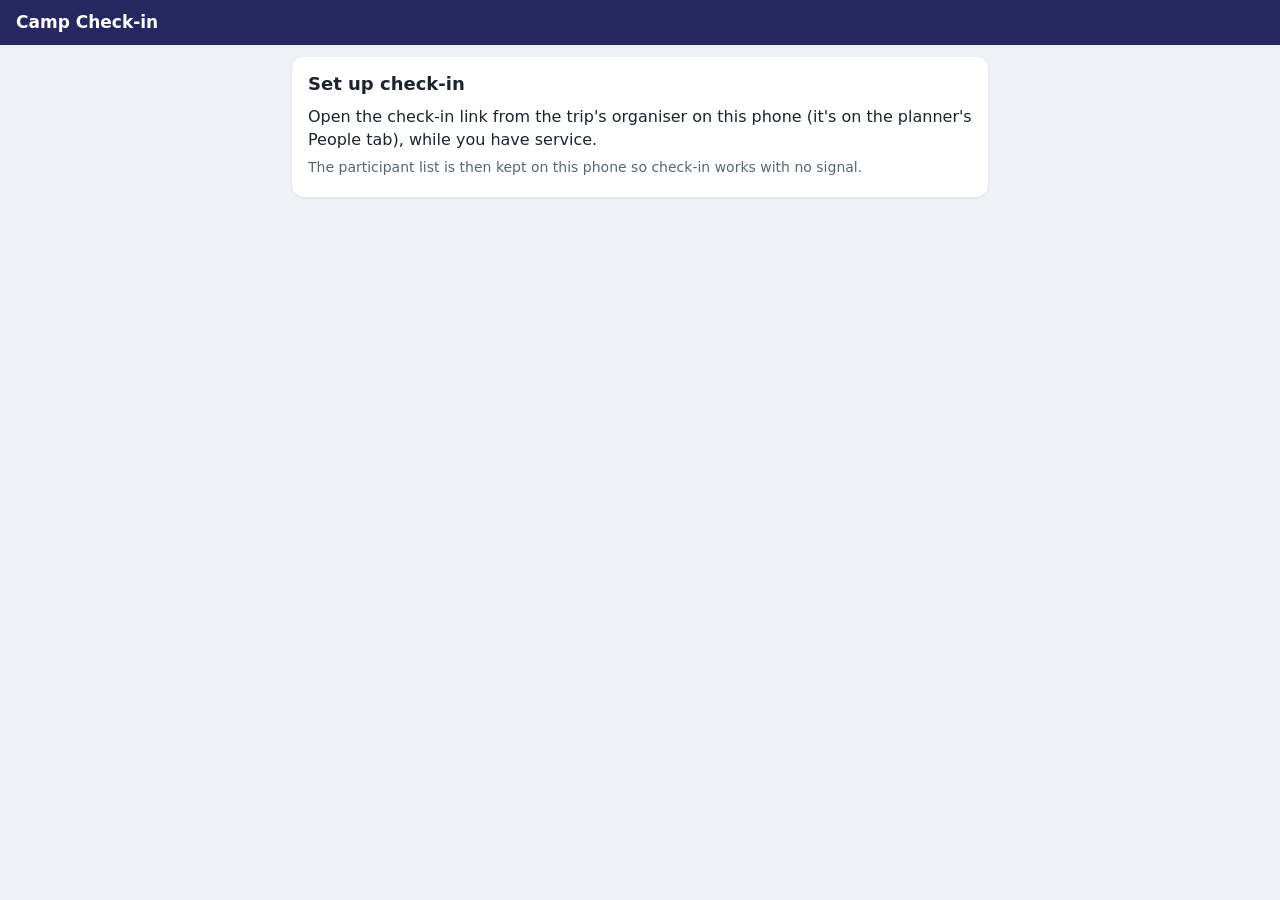
<file: campplanner/checkin.html>
<!doctype html>
<html lang="en">
<head>
  <meta charset="utf-8">
  <meta name="viewport" content="width=device-width, initial-scale=1, viewport-fit=cover">
  <title>Camp Check-in</title>
  <meta name="robots" content="noindex, nofollow">
  <meta name="referrer" content="no-referrer">
  <meta name="theme-color" content="#262661">
  <meta name="apple-mobile-web-app-capable" content="yes">
  <meta name="apple-mobile-web-app-title" content="Check-in">
  <link rel="icon" href="img/go-192.png">
  <link rel="apple-touch-icon" href="img/go-192.png">
  <link rel="stylesheet" href="css/rego.css?v=20261115w">
</head>
<body class="rg-page ck-page">
  <header class="rg-head"><b id="ckTitle">Camp Check-in</b><span id="ckNet"></span></header>
  <main id="ckMain" class="rg-main"><p class="rg-muted">Loading…</p></main>
  <div id="rgToast" class="rg-toast" hidden></div>
  <script src="lib/qrcode.js"></script>
  <script src="lib/jsQR.js"></script>
  <script src="js/regolib.js?v=20261115w"></script>
  <script src="js/checkin.js?v=20261115w"></script>
</body>
</html>
</file>
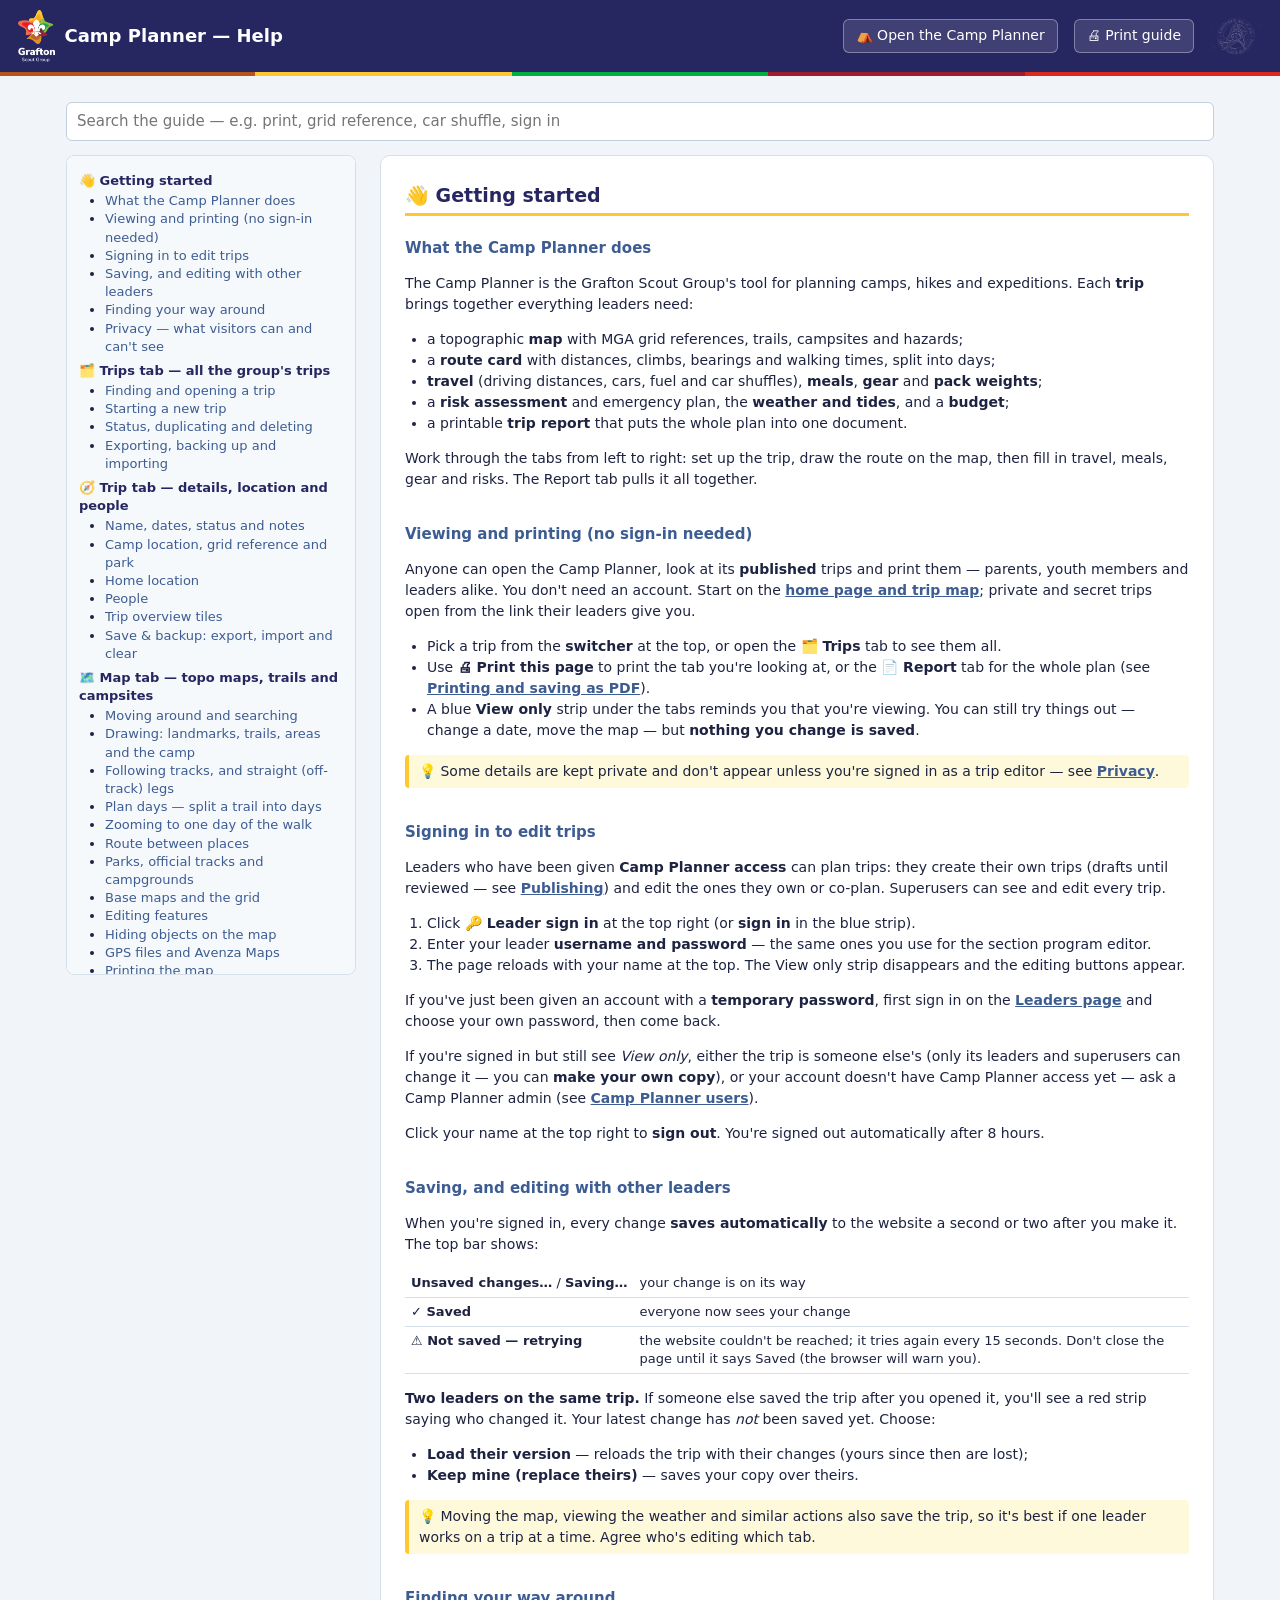
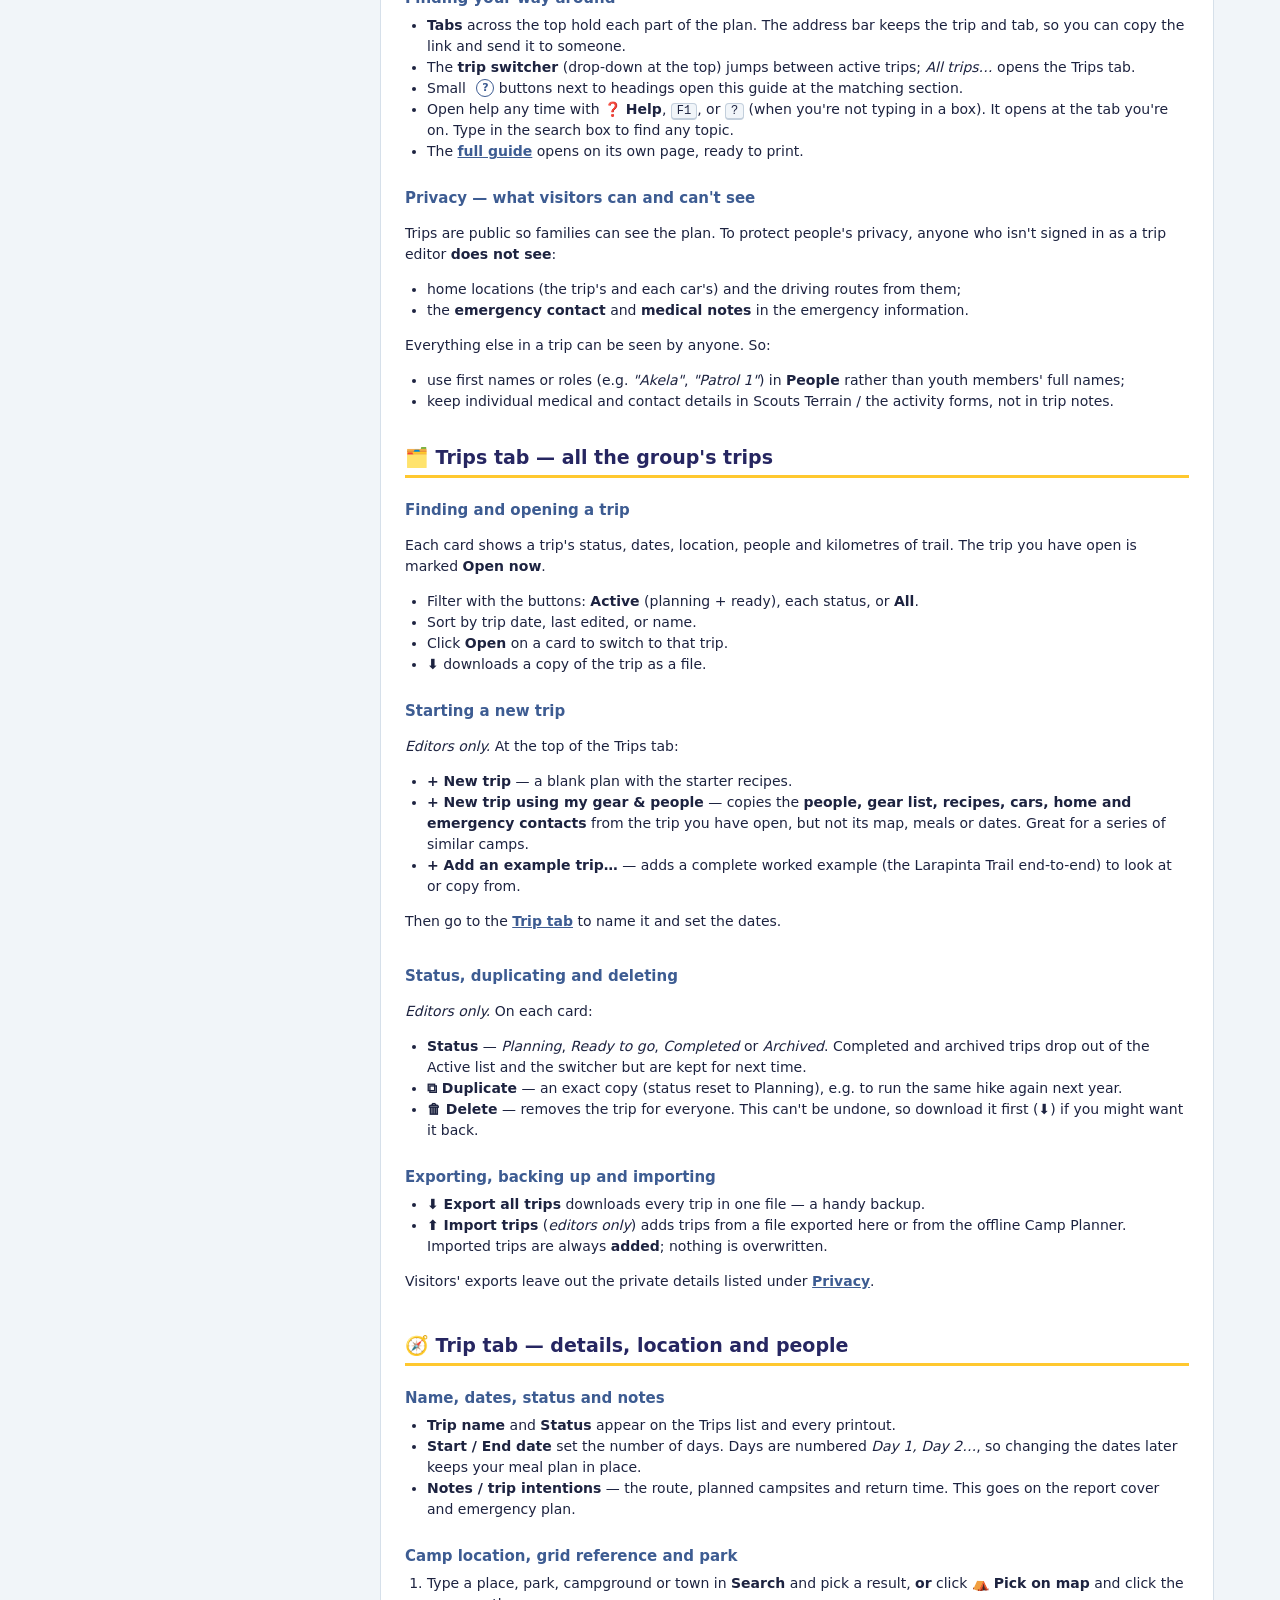
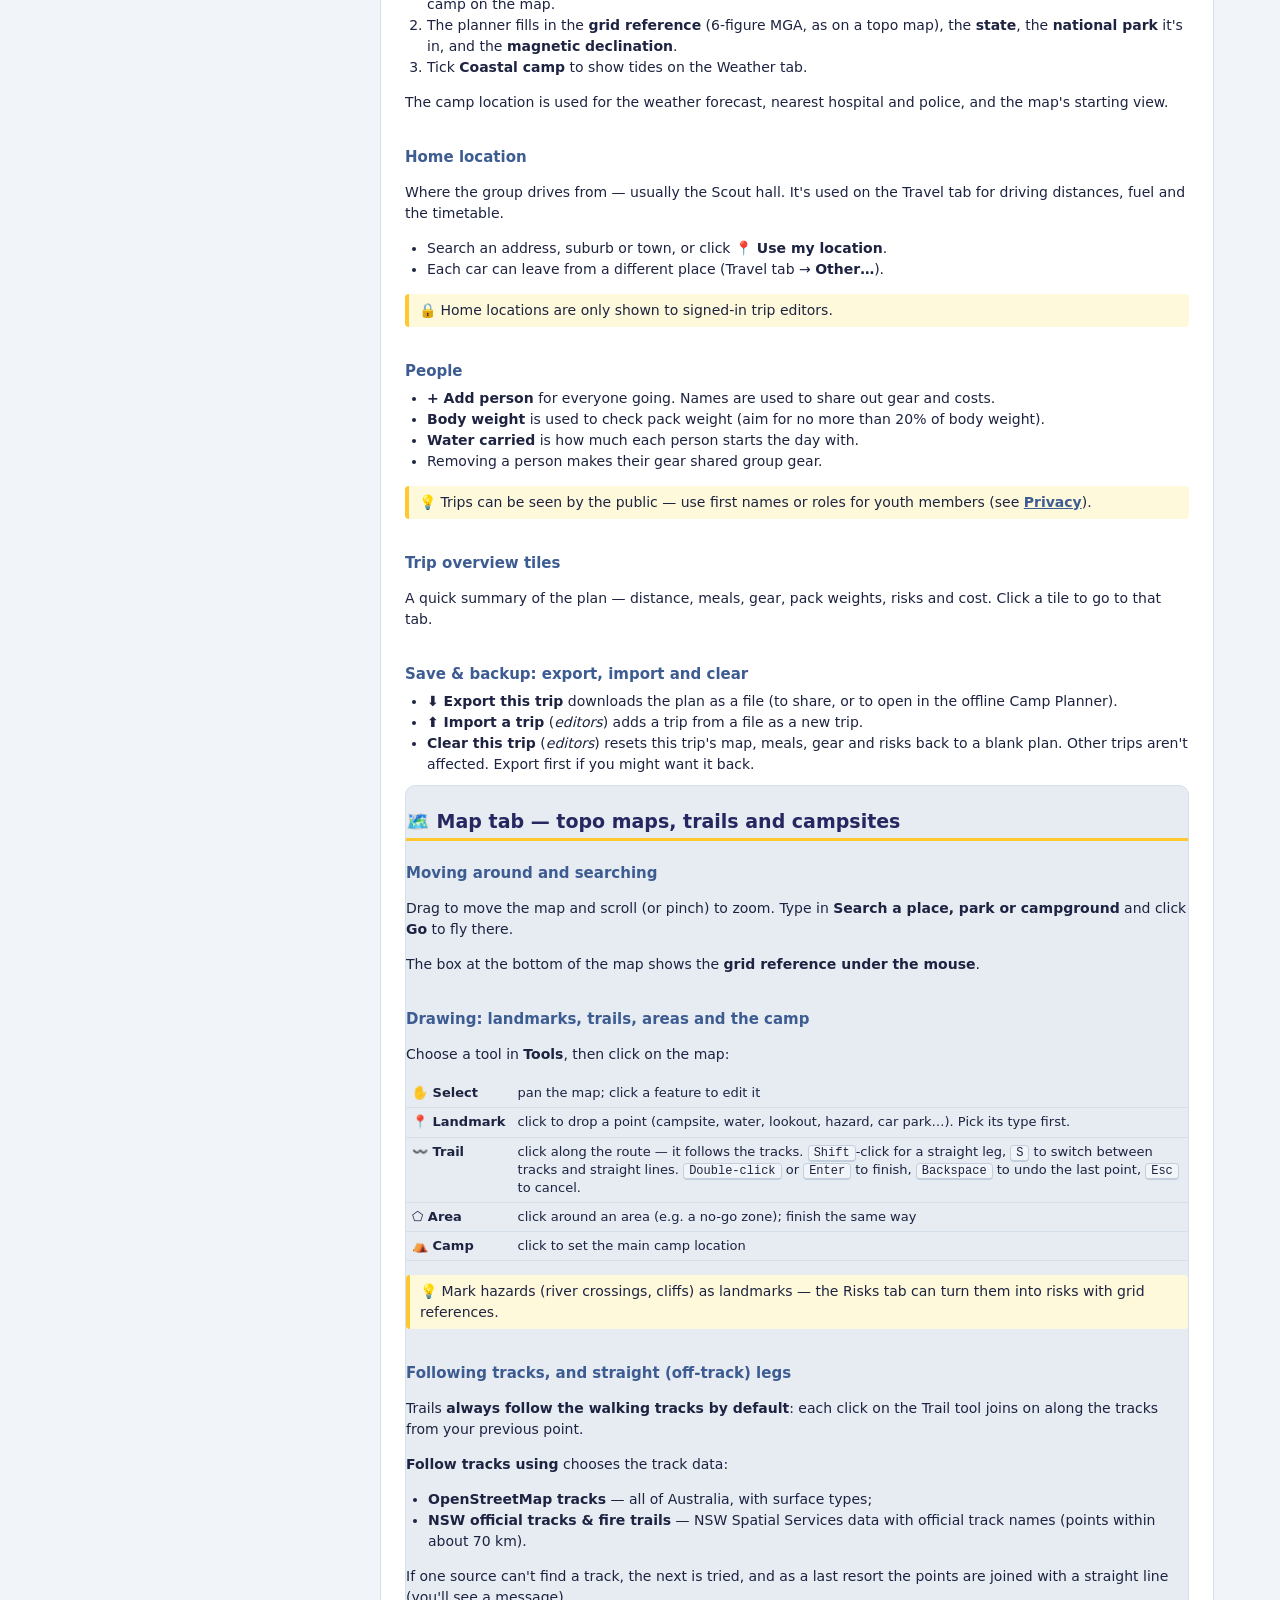
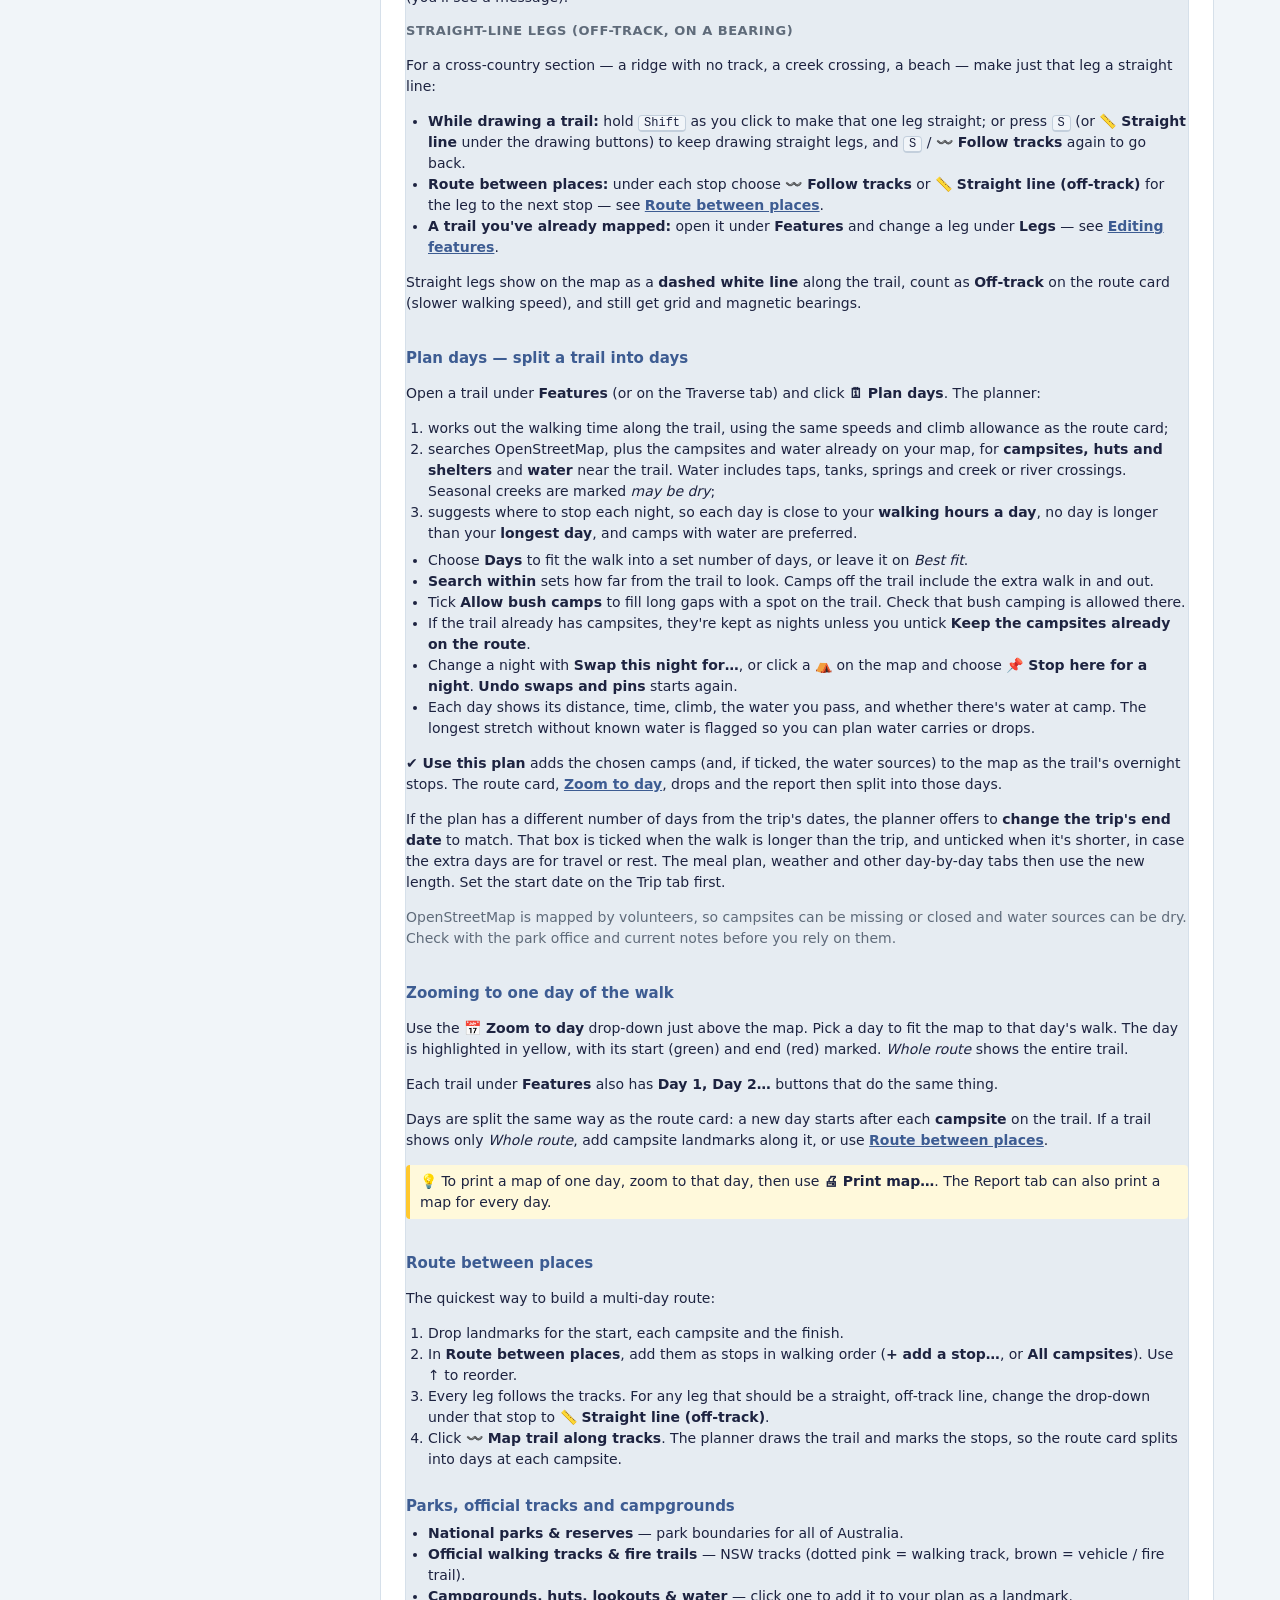
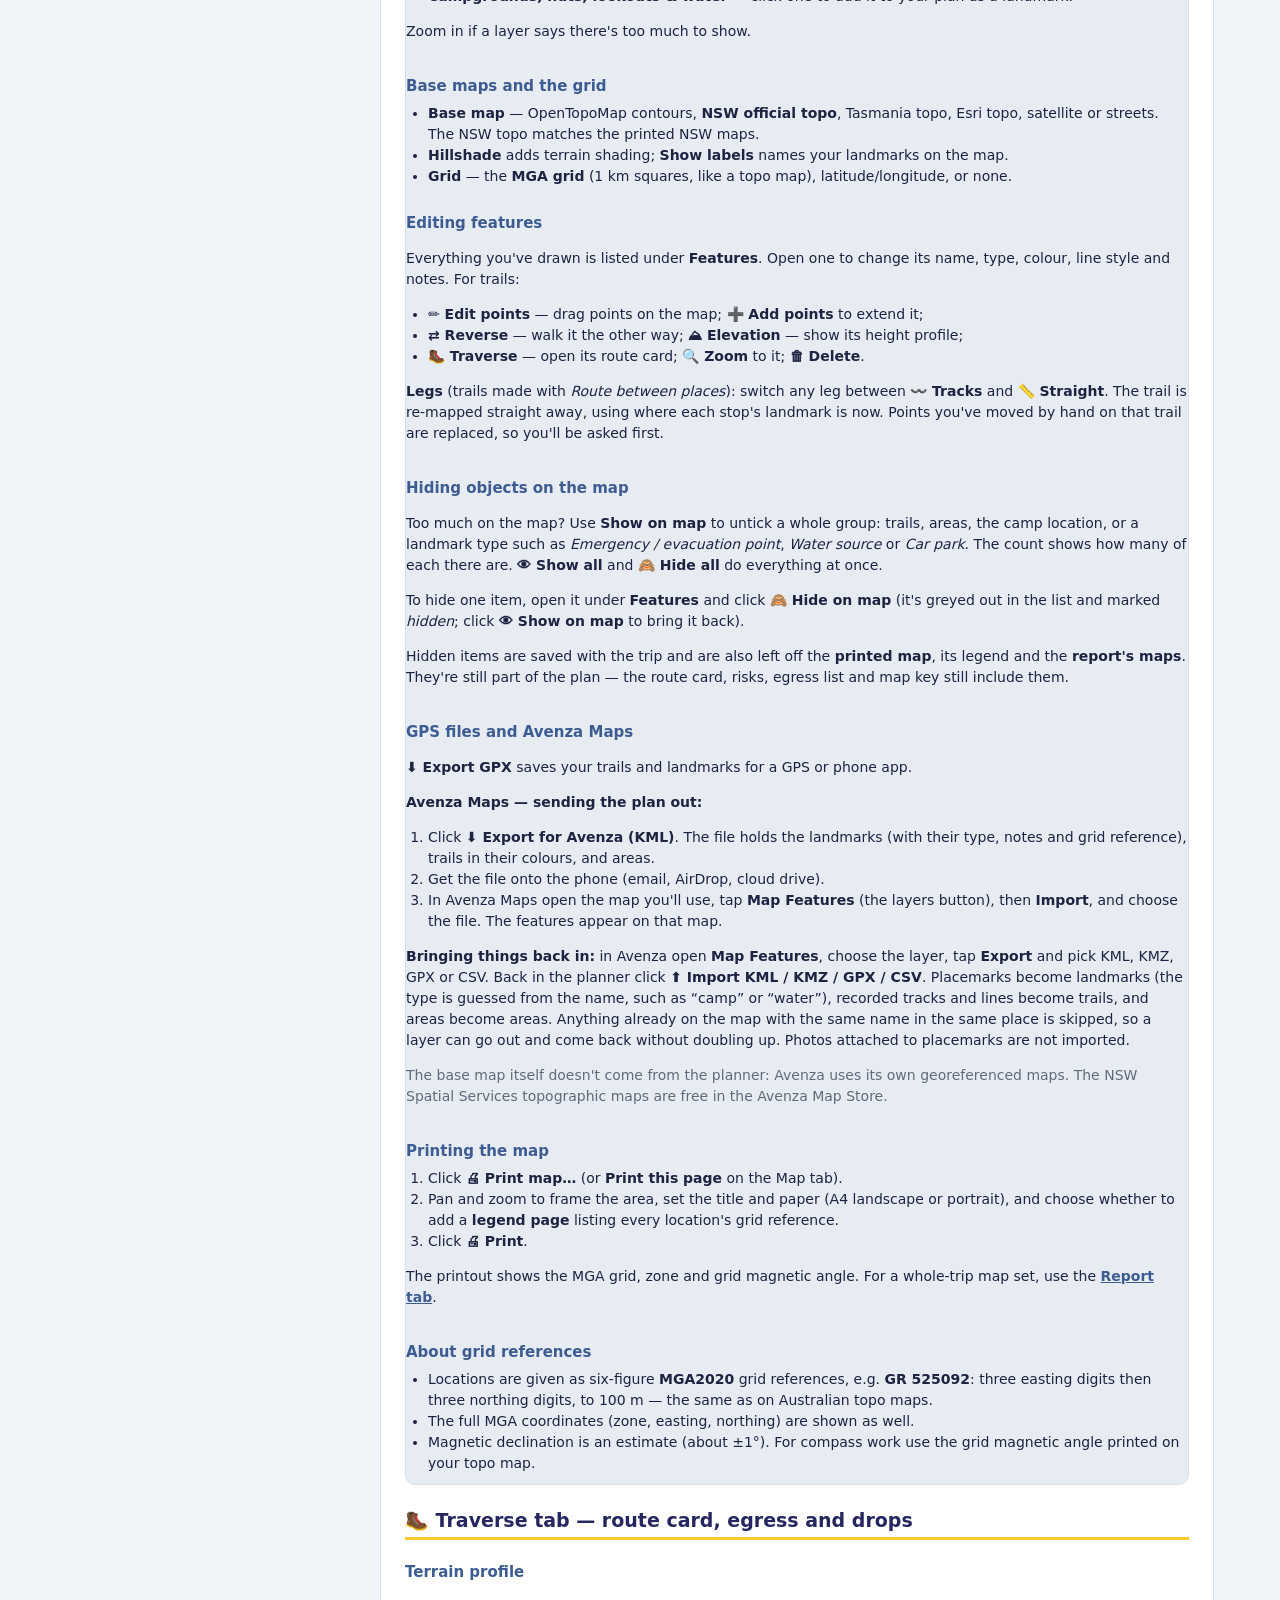
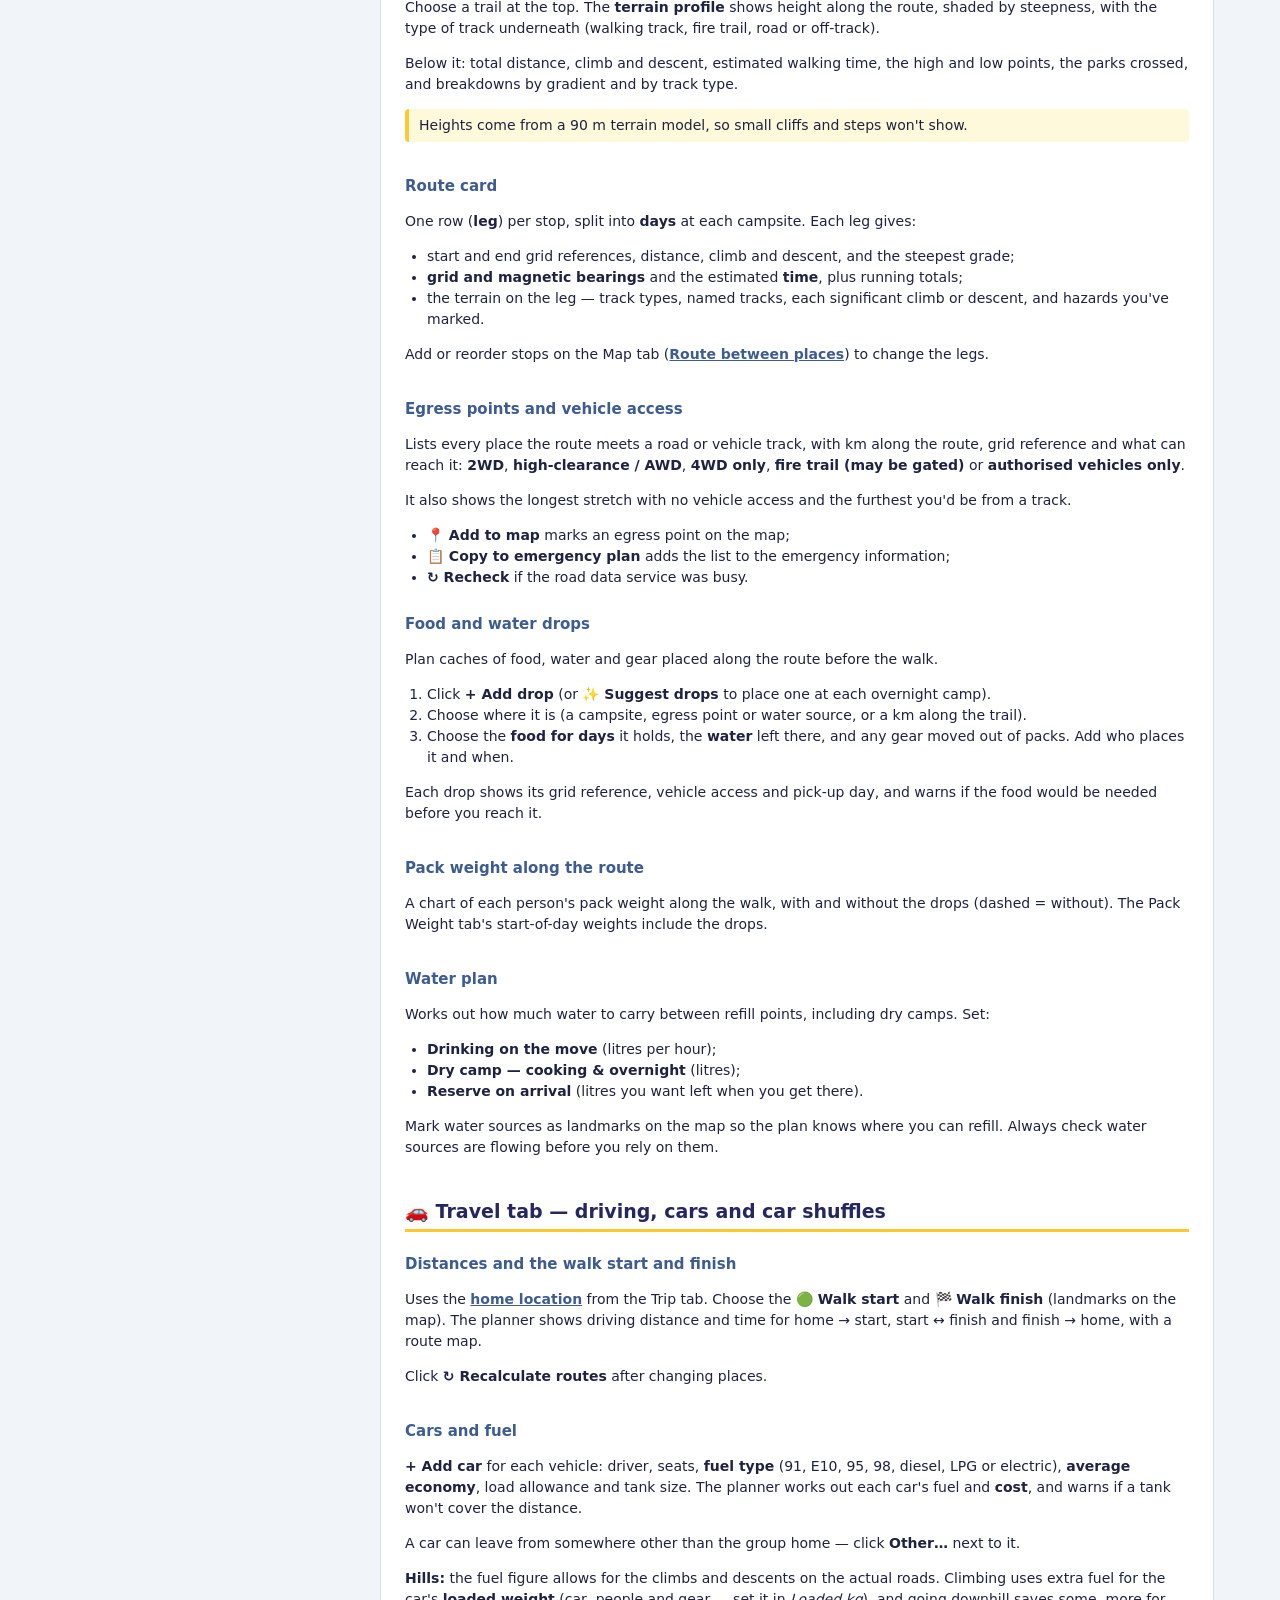
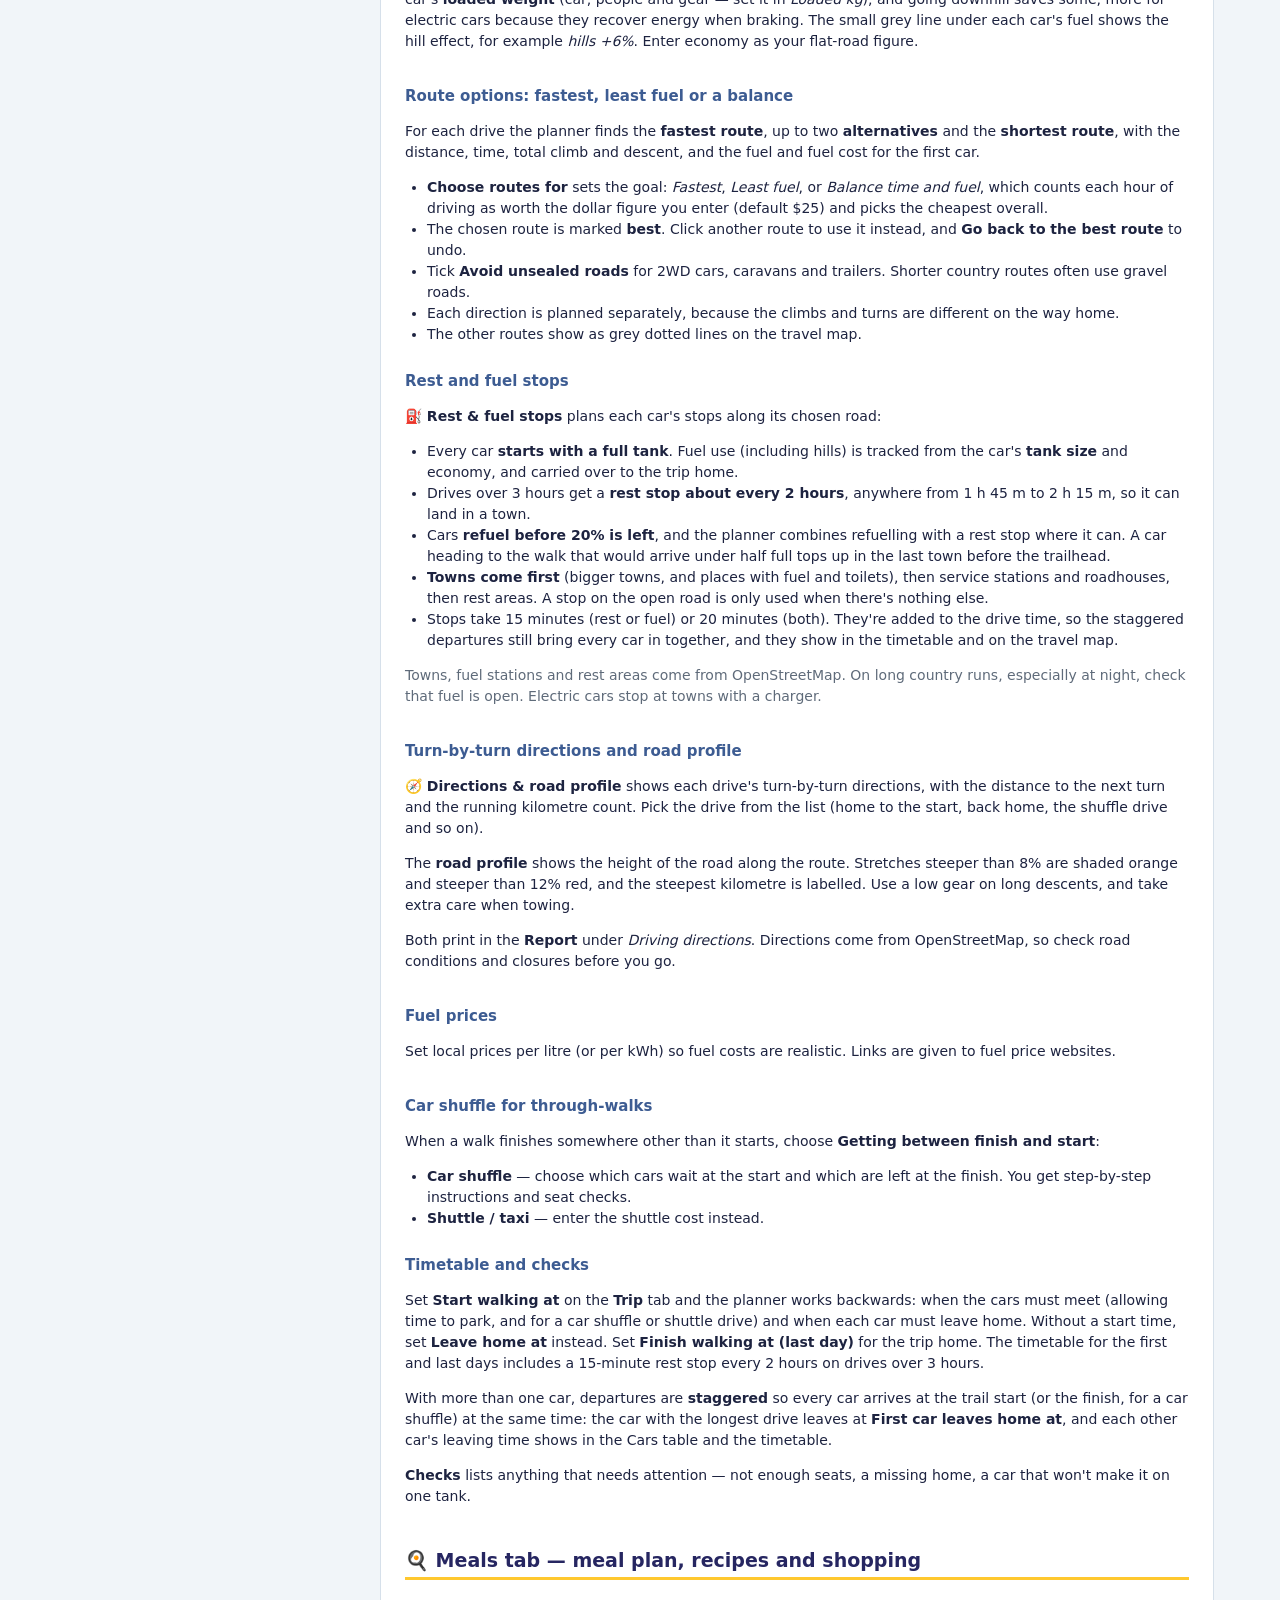
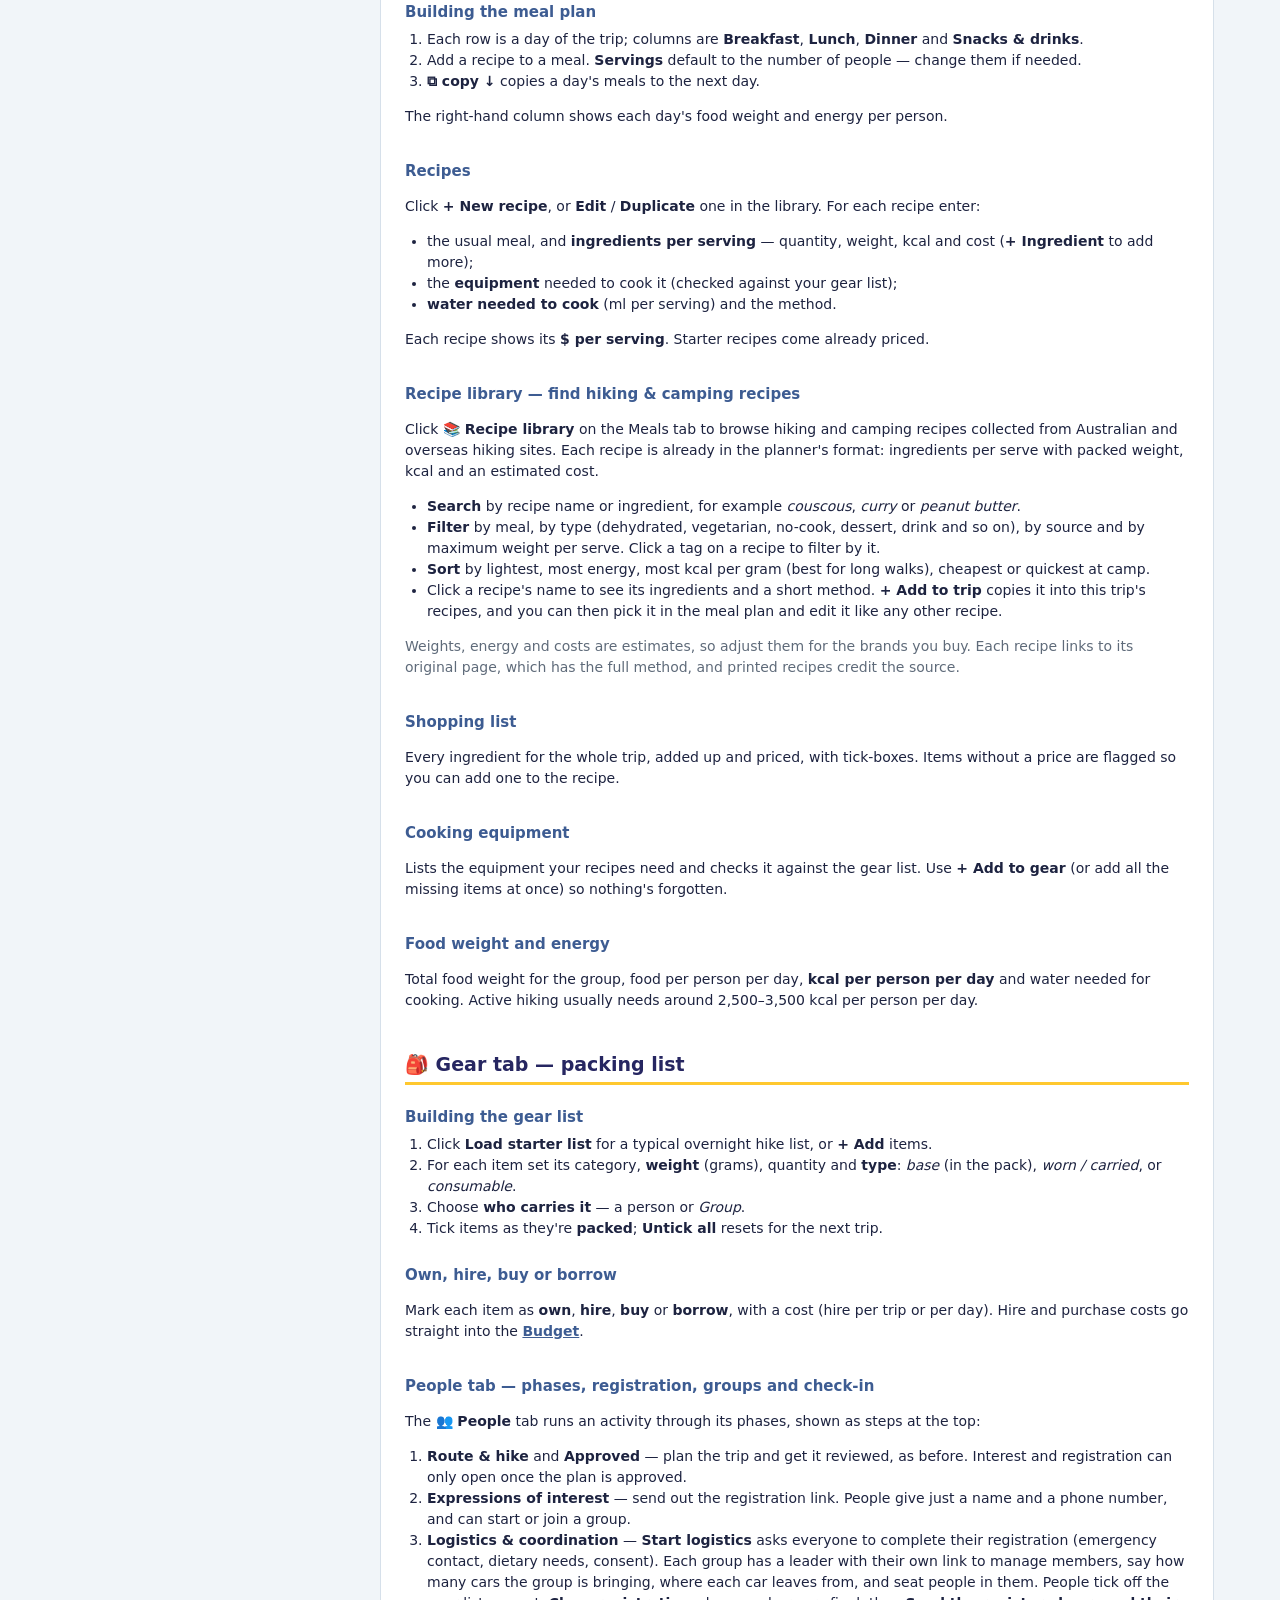
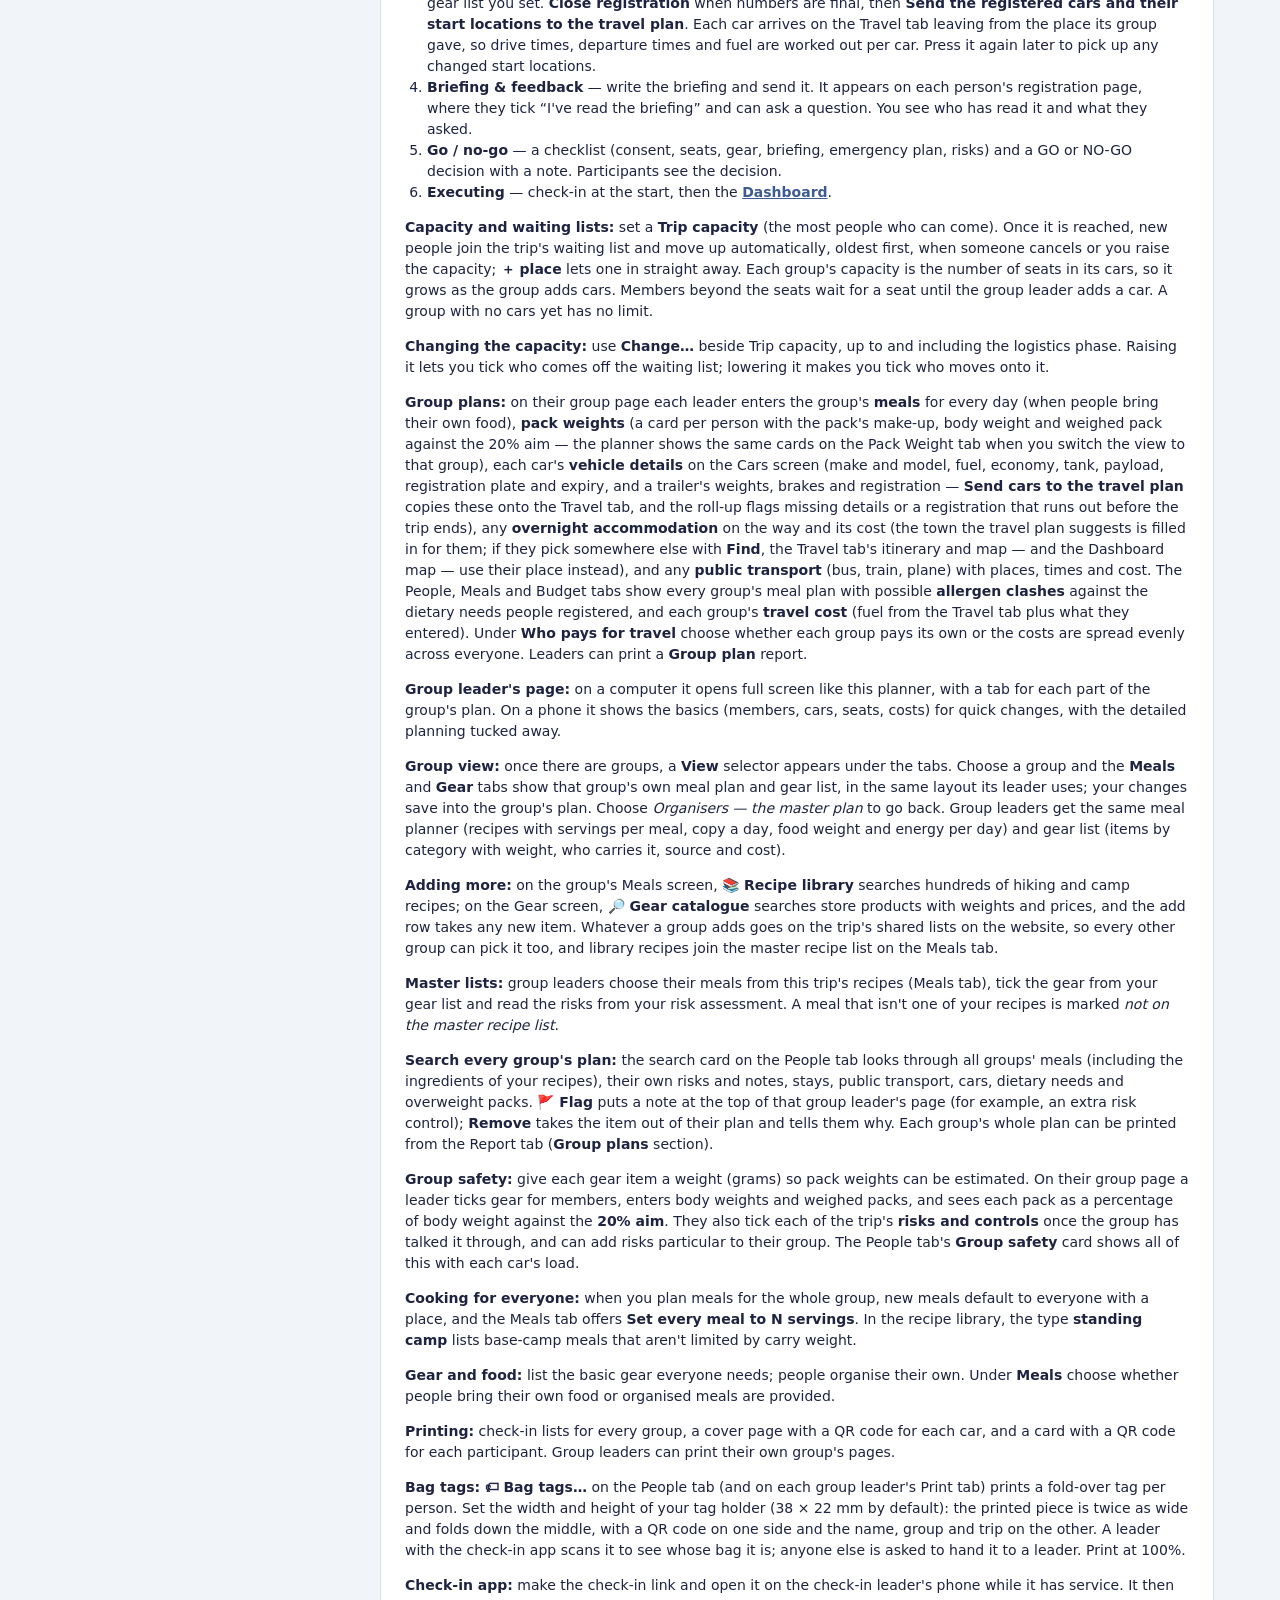
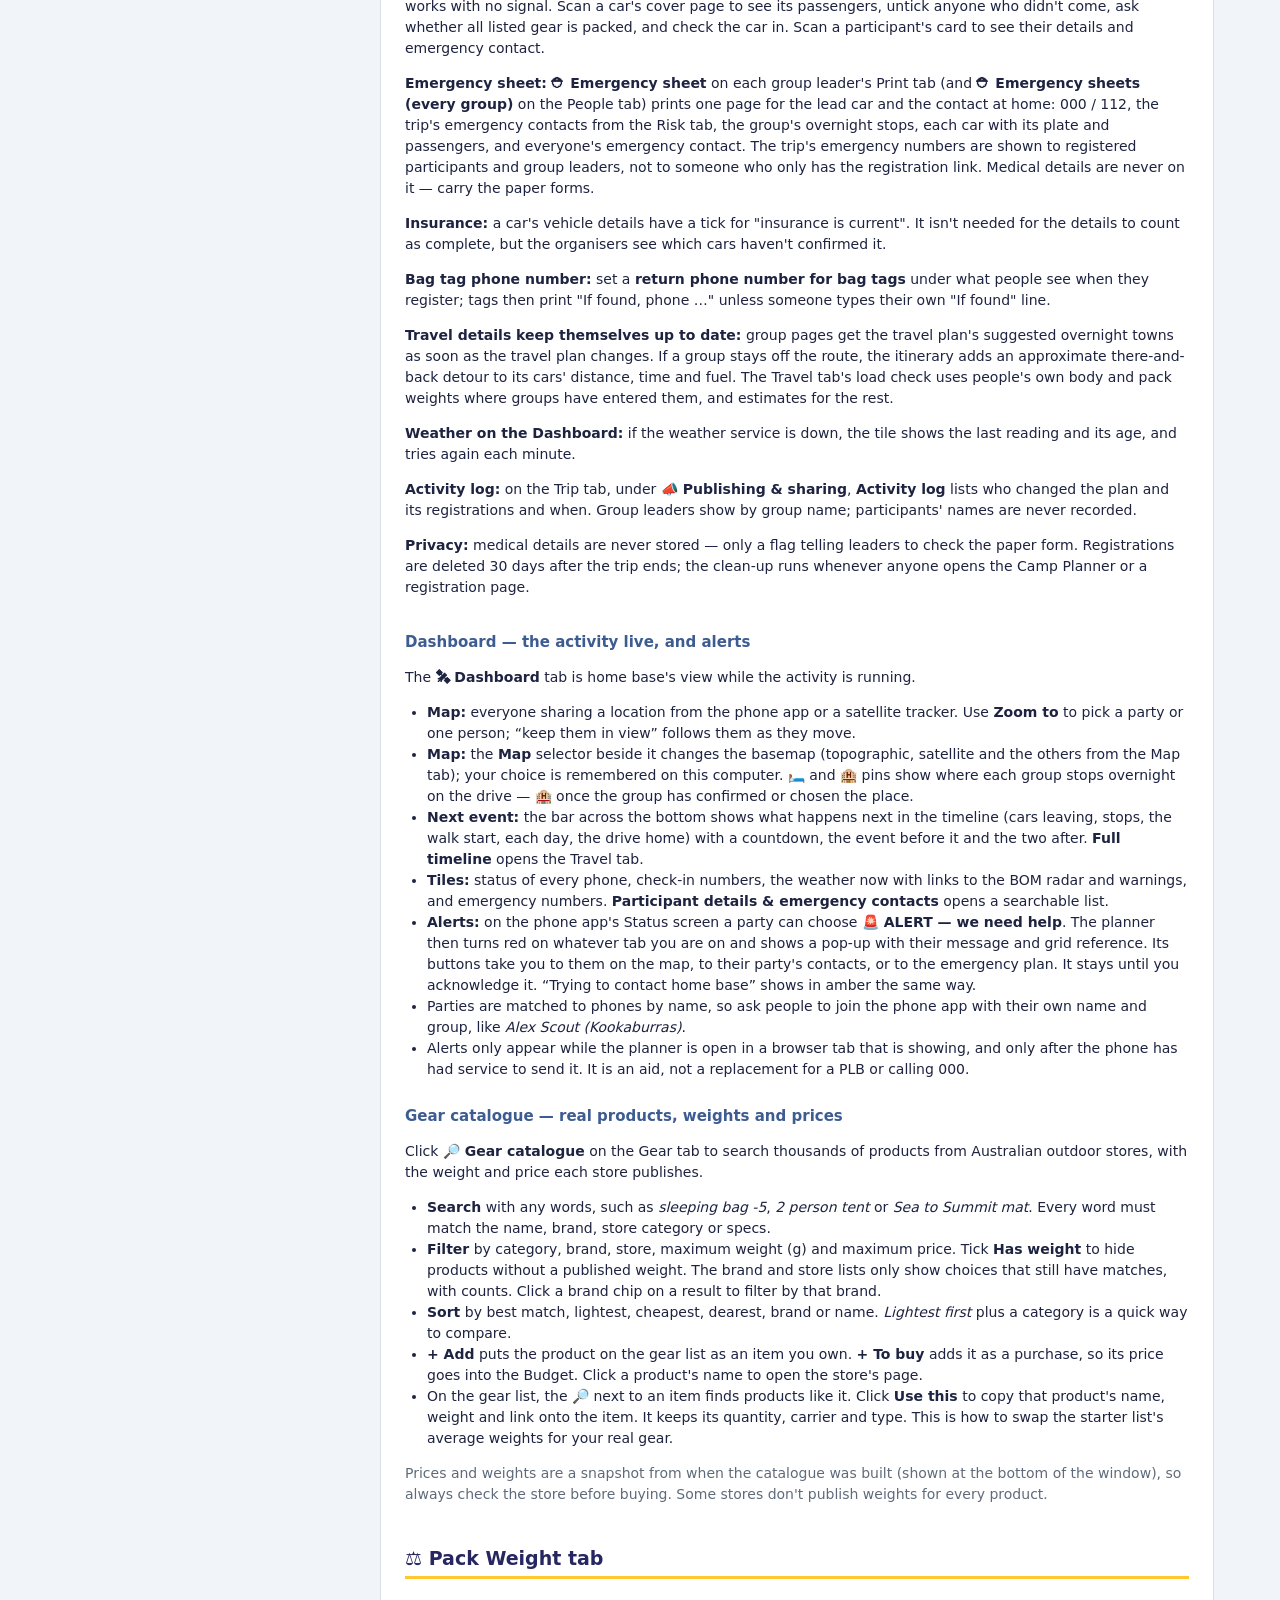
<file: campplanner/help.html>
<!doctype html>
<html lang="en">
<head>
  <meta charset="utf-8">
  <meta name="viewport" content="width=device-width, initial-scale=1">
  <title>Camp Planner Help · Grafton Scout Group</title>
  <meta name="description" content="How to use the Grafton Scout Group Camp Planner: trips, maps, route cards, travel, meals, gear, risks, weather, budget and printing.">
  <link rel="icon" href="data:image/svg+xml,<svg xmlns='http://www.w3.org/2000/svg' viewBox='0 0 100 100'><text y='.9em' font-size='90'>⛺</text></svg>">
  <link rel="stylesheet" href="css/styles.css?v=20261115w">
</head>
<body class="help-page">
  <header class="app-header">
    <a class="brand" href="../index.html" title="Grafton Scout Group home"><img src="img/logo-header.png" alt="Grafton Scout Group" width="37" height="52"><span>Camp Planner — Help</span></a>
    <div class="trip-title"></div>
    <a class="btn light no-print" href="./">⛺ Open the Camp Planner</a>
    <button class="btn light no-print" id="helpPrint">🖨 Print guide</button>
  </header>

  <main class="help-main" id="helpRoot">
    <h1 class="help-print-title">Grafton Scout Group Camp Planner — How-to guide</h1>
    <div class="help-search-bar no-print">
      <input type="search" data-help-search placeholder="Search the guide — e.g. print, grid reference, car shuffle, sign in" aria-label="Search the guide">
      <small class="muted" data-help-count></small>
    </div>
    <div class="help-guide" id="helpGuide"></div>
  </main>

  <script src="js/help.js?v=20261115w"></script>
  <script>
    (function () {
      var root = document.getElementById('helpRoot');
      document.getElementById('helpGuide').innerHTML = Help.guideHtml();
      var api = Help.wire(root, {
        scroller: document.scrollingElement,
        onJump: function (id) { try { history.replaceState(null, '', '#' + id); } catch (e) { /* ignore */ } }
      });
      function fromHash() { var id = decodeURIComponent(location.hash.slice(1)); if (id) api.jump(id, { flash: true }); }
      window.addEventListener('hashchange', fromHash);
      fromHash();
      document.getElementById('helpPrint').addEventListener('click', function () {
        var s = root.querySelector('[data-help-search]');
        if (s.value) { s.value = ''; api.search(''); }
        window.print();
      });
    })();
  </script>
</body>
</html>
</file>
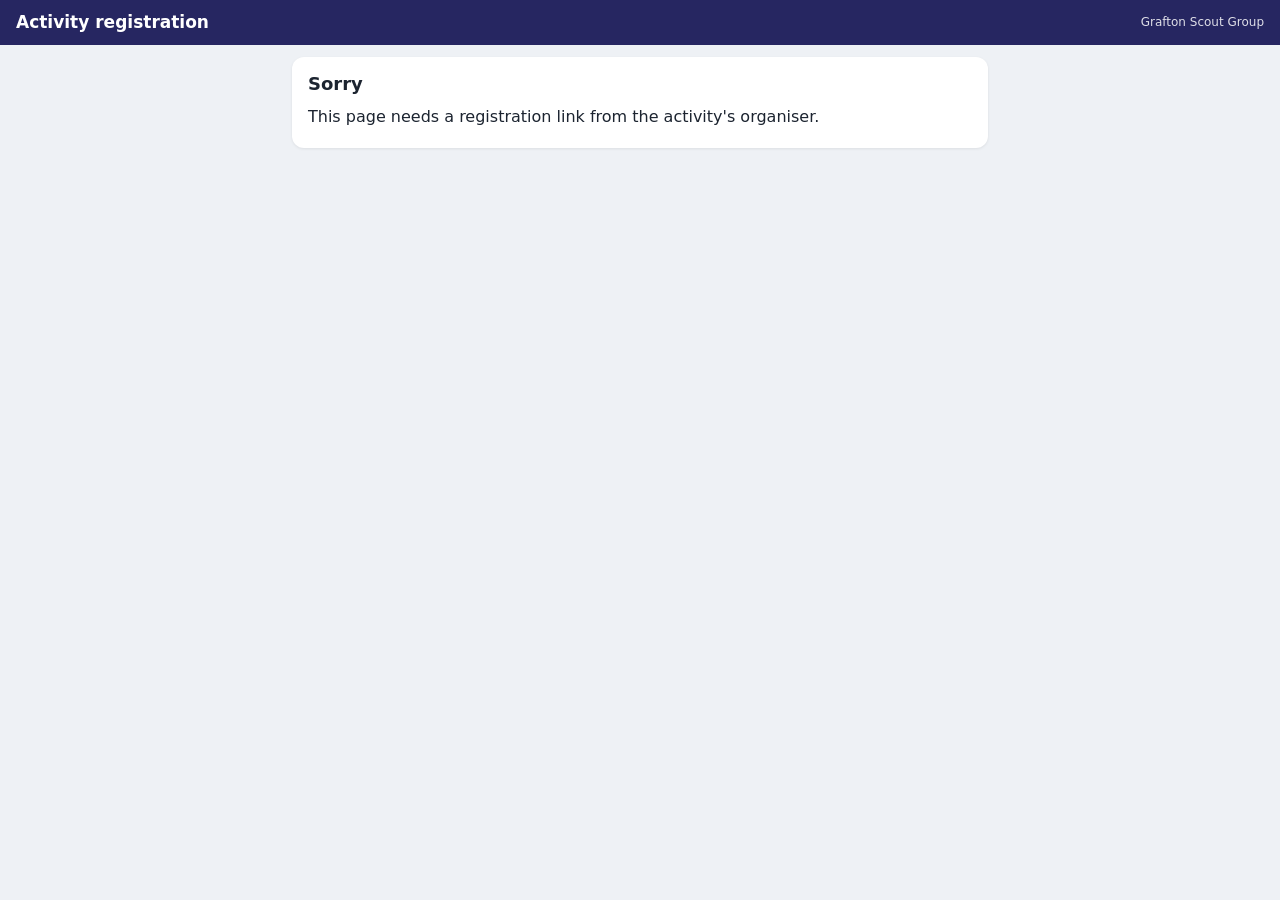
<file: campplanner/register.html>
<!doctype html>
<html lang="en">
<head>
  <meta charset="utf-8">
  <meta name="viewport" content="width=device-width, initial-scale=1, viewport-fit=cover">
  <title>Activity registration — Grafton Scout Group</title>
  <meta name="robots" content="noindex, nofollow">
  <meta name="referrer" content="no-referrer">
  <meta name="theme-color" content="#262661">
  <link rel="icon" href="img/go-192.png">
  <link rel="stylesheet" href="css/rego.css?v=20261115w">
</head>
<body class="rg-page">
  <header class="rg-head no-print"><b id="rgTitle">Activity registration</b><span>Grafton Scout Group</span></header>
  <main id="rgMain" class="rg-main"><p class="rg-muted">Loading…</p></main>
  <div id="rgToast" class="rg-toast" hidden></div>
  <script src="lib/qrcode.js"></script>
  <script src="js/regolib.js?v=20261115w"></script>
  <script src="js/register.js?v=20261115w"></script>
</body>
</html>
</file>
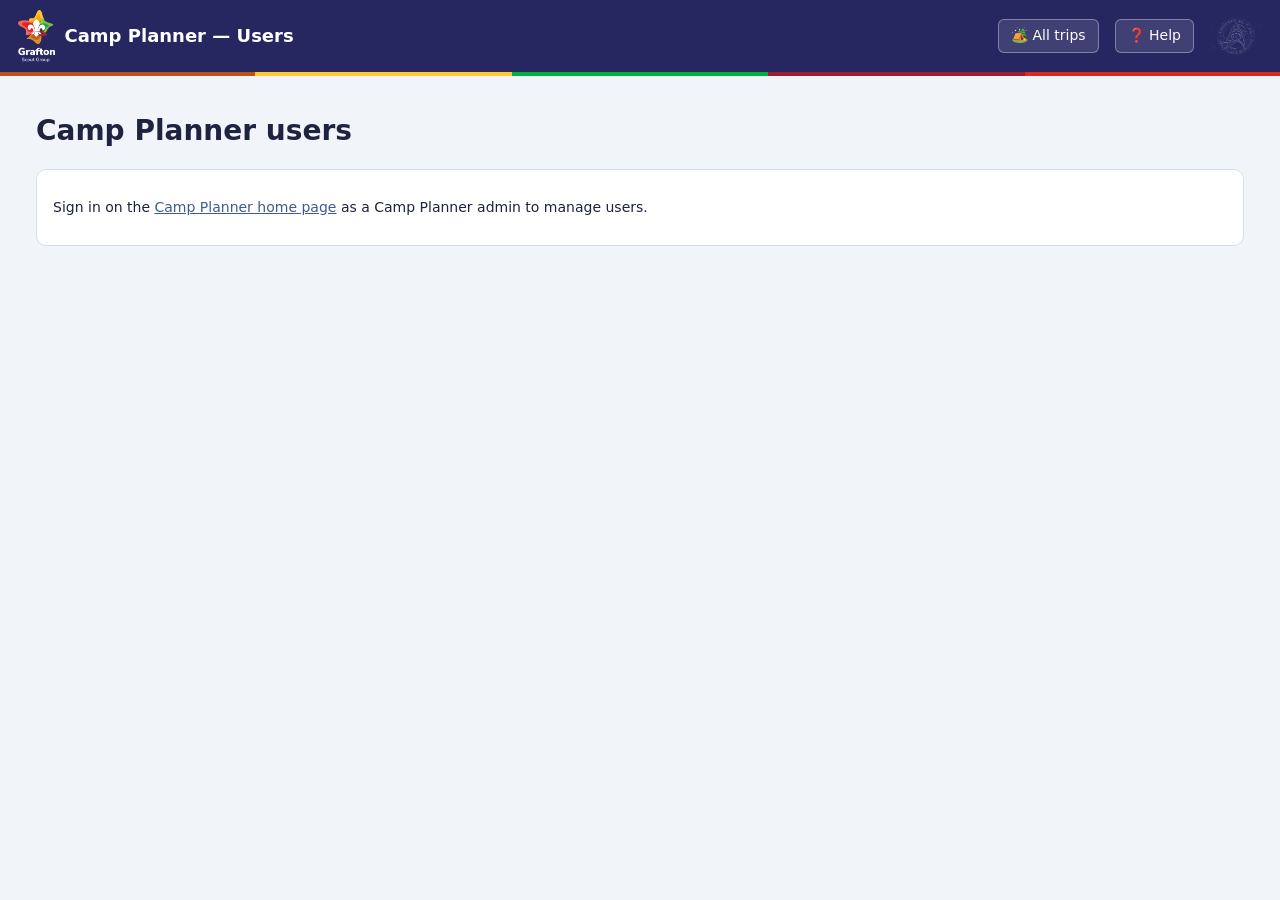
<file: campplanner/users.html>
<!doctype html>
<html lang="en">
<head>
  <meta charset="utf-8">
  <meta name="viewport" content="width=device-width, initial-scale=1">
  <title>Camp Planner Users · Grafton Scout Group</title>
  <meta name="robots" content="noindex">
  <link rel="icon" href="data:image/svg+xml,<svg xmlns='http://www.w3.org/2000/svg' viewBox='0 0 100 100'><text y='.9em' font-size='90'>⛺</text></svg>">
  <link rel="stylesheet" href="css/styles.css?v=20261115a">
</head>
<body class="landing users-page">
  <header class="app-header">
    <a class="brand" href="./" title="Camp Planner home"><img src="img/logo-header.png" alt="Grafton Scout Group" width="37" height="52"><span>Camp Planner — Users</span></a>
    <div class="trip-title"></div>
    <a class="btn light" href="./">🏕️ All trips</a>
    <a class="btn light" href="help.html#users" target="_blank" rel="noopener">❓ Help</a>
  </header>

  <main class="lp-main" id="usersRoot">
    <p class="muted">Loading…</p>
  </main>

  <dialog id="tempDialog" class="signin-dialog">
    <div class="signin-form">
      <h3>🔑 Temporary password</h3>
      <p id="tempText"></p>
      <p class="temp-pass" id="tempPass"></p>
      <p class="muted small">Give it to them privately (not in a group chat). They sign in on the <a href="../leaders/program.html">Leaders page</a> and choose their own password — the temporary one is then erased and can't be shown again.</p>
      <label class="field"><span>Message to send them</span><textarea id="tempMsg" rows="8" readonly></textarea></label>
      <div class="dlg-actions"><button class="btn" id="tempCopy">📋 Copy message</button><button class="btn primary" id="tempClose">Done</button></div>
    </div>
  </dialog>

  <script src="js/users.js?v=20261114i"></script>
</body>
</html>
</file>
<file: campplanner/css/rego.css>
/* Camp Planner — registration page, check-in app, and the printable check-in sheets (also used by the planner). */

/* ---------- registration page & check-in app ---------- */
.rg-page { margin: 0; font: 16px/1.45 system-ui, -apple-system, "Segoe UI", Roboto, sans-serif; background: #eef1f5; color: #1c2430; -webkit-text-size-adjust: 100%; }
.rg-page * { box-sizing: border-box; }
.rg-head { position: sticky; top: 0; z-index: 10; display: flex; align-items: center; justify-content: space-between; gap: 10px; background: #262661; color: #fff;
  padding: calc(10px + env(safe-area-inset-top)) 16px 10px; }
.rg-head b { font-size: 17px; overflow: hidden; text-overflow: ellipsis; white-space: nowrap; }
.rg-head span { font-size: 12px; opacity: .85; white-space: nowrap; }
.rg-main { max-width: 720px; margin: 0 auto; padding: 12px 12px calc(40px + env(safe-area-inset-bottom)); }
.rg-card { background: #fff; border-radius: 12px; padding: 14px 16px; margin: 0 0 12px; box-shadow: 0 1px 3px rgba(0,0,0,.08); }
.rg-card h1 { font-size: 22px; margin: 0 0 4px; }
.rg-card h2 { font-size: 18px; margin: 0 0 8px; }
.rg-card h3 { font-size: 15px; margin: 14px 0 6px; }
.rg-card h3 small, .rg-card h2 small { font-weight: 400; color: #5b6675; }
.rg-card p { margin: 6px 0; }
.rg-dates { font-weight: 600; }
.rg-muted { color: #5b6675; font-size: 14px; }
.rg-center { text-align: center; }
.rg-warn { color: #b3261e; font-weight: 600; }
.rg-ok { border-left: 5px solid #2b8a3e; }
.rg-okline { color: #2b8a3e; font-weight: 600; }
.rg-alert { background: #fff4e5; border-left: 5px solid #e8590c; }
.rg-err { color: #b3261e; font-weight: 600; min-height: 1em; }
.rg-page label { display: block; margin: 10px 0; font-size: 14px; font-weight: 600; }
.rg-page label small { font-weight: 400; color: #5b6675; }
.rg-page input:not([type=checkbox]):not([type=radio]), .rg-page select { display: block; width: 100%; margin-top: 4px; padding: 10px; font: inherit; border: 1px solid #b9c2ce; border-radius: 8px; background: #fff; }
.rg-page input:focus, .rg-page select:focus { outline: 2px solid #4263eb; outline-offset: 1px; }
.rg-two { display: grid; grid-template-columns: 1fr 1fr; gap: 0 10px; align-items: end; }
.rg-check { display: flex !important; gap: 10px; align-items: flex-start; font-weight: 400 !important; }
.rg-check input { width: 22px; height: 22px; flex: none; margin: 1px 0 0; }
.rg-check small { display: block; }
.rg-seg { display: flex; gap: 8px; margin: 10px 0; }
.rg-seg > label, .rg-seg > button { flex: 1; margin: 0 !important; padding: 10px; border: 1px solid #b9c2ce; border-radius: 8px; background: #fff; font: inherit; font-weight: 600; text-align: center; cursor: pointer; }
.rg-seg > button.on { background: #262661; color: #fff; border-color: #262661; }
.rg-seg > button.on.ok { background: #2b8a3e; border-color: #2b8a3e; }
.rg-seg > button.on.bad { background: #b3261e; border-color: #b3261e; }
.rg-page fieldset { border: 1px solid #d5dbe3; border-radius: 10px; margin: 14px 0; padding: 4px 12px 10px; }
.rg-page legend { font-weight: 700; padding: 0 6px; }
.rg-consent { background: #f6f8fb; }
.rg-hp { position: absolute !important; left: -9999px; width: 1px !important; height: 1px; opacity: 0; }
.rg-btn { display: inline-block; padding: 11px 16px; margin: 6px 6px 0 0; border: 1px solid #b9c2ce; border-radius: 8px; background: #fff; color: #1c2430; font: inherit; font-weight: 600; text-decoration: none; cursor: pointer; }
.rg-btn.primary { background: #262661; border-color: #262661; color: #fff; }
.rg-btn.danger { color: #b3261e; border-color: #b3261e; }
.rg-btn.big { display: block; width: 100%; padding: 16px; font-size: 18px; margin: 10px 0; }
.rg-btn:disabled { opacity: .45; cursor: default; }
.rg-btns { display: flex; flex-wrap: wrap; }
.rg-link { border: 0; background: none; color: #1c4fd6; font: inherit; padding: 2px 0; cursor: pointer; text-decoration: underline; }
.rg-x { border: 0; background: none; color: #b3261e; font-size: 18px; cursor: pointer; padding: 6px; }
.rg-list, .rg-gear { margin: 6px 0; padding-left: 20px; }
.rg-gear { columns: 2; column-gap: 24px; }
.rg-gear li { break-inside: avoid; }
.rg-ticks { display: grid; grid-template-columns: repeat(auto-fill, minmax(210px, 1fr)); gap: 2px 12px; }
.rg-ticks label { margin: 5px 0; }
.rg-stats { display: grid; grid-template-columns: repeat(4, 1fr); gap: 8px; margin: 10px 0; }
.rg-stats div { background: #f1f4f8; border-radius: 10px; padding: 8px 4px; text-align: center; }
.rg-stats b { display: block; font-size: 22px; }
.rg-stats span { font-size: 12px; color: #5b6675; }
.rg-stats .ok b { color: #2b8a3e; }
.rg-stats .bad b { color: #b3261e; }
.rg-meter { height: 10px; border-radius: 5px; background: #e6eaf0; overflow: hidden; margin: 2px 0 8px; }
.rg-meter i { display: block; height: 100%; background: #2b8a3e; }
.rg-alert .rg-meter i { background: #e8590c; }
.rg-pill { display: inline-block; padding: 1px 8px; border-radius: 10px; font-size: 12px; font-weight: 700; background: #e9ecef; color: #495057; white-space: nowrap; }
.rg-pill.ok { background: #d3f9d8; color: #2b8a3e; }
.rg-pill.part { background: #fff3bf; color: #946200; }
.rg-table { width: 100%; border-collapse: collapse; font-size: 14px; }
.rg-table th { text-align: left; font-size: 12px; color: #5b6675; border-bottom: 2px solid #d5dbe3; padding: 4px 6px; }
.rg-table td { border-bottom: 1px solid #e6eaf0; padding: 6px; vertical-align: top; }
.rg-table select { padding: 6px !important; min-width: 80px; }
.rg-kv { width: 100%; border-collapse: collapse; }
.rg-kv th { text-align: left; font-weight: 600; color: #5b6675; font-size: 13px; width: 38%; padding: 7px 6px 7px 0; vertical-align: top; border-bottom: 1px solid #e6eaf0; }
.rg-kv td { padding: 7px 0; border-bottom: 1px solid #e6eaf0; }
.rg-kv a, .rg-table a { color: #1c4fd6; }
.rg-idcard { display: flex; gap: 16px; align-items: center; flex-wrap: wrap; }
.rg-qr { display: block; max-width: 100%; height: auto; }
.rg-car { display: grid; grid-template-columns: 1.1fr 1.4fr 70px auto; gap: 6px; align-items: center; margin: 6px 0; }
.rg-car input { margin-top: 0 !important; }
.rg-car { padding: 8px 0; border-bottom: 1px solid #e6eaf0; }
.rg-spec { grid-column: 1 / -1; font-size: 14px; background: #f6f8fb; border: 1px solid #dfe5ec; border-radius: 8px; padding: 6px 10px; }
.rg-spec summary { cursor: pointer; font-weight: 600; }
.rg-spec-sum { font-weight: 400; margin-left: 6px; }
.rg-spec p { margin: 6px 0; }
.rg-specgrid { display: grid; grid-template-columns: repeat(auto-fit, minmax(150px, 1fr)); gap: 6px 10px; align-items: end; margin: 6px 0; }
.rg-specgrid[hidden] { display: none; }
.rg-specgrid label { margin: 0 !important; font-weight: 400 !important; font-size: 12px !important; }
.rg-specgrid label.wide { grid-column: span 2; }
.rg-specgrid input, .rg-specgrid select { width: 100%; box-sizing: border-box; }
.rg-spec-tr { display: flex !important; gap: 8px; align-items: center; margin: 8px 0 2px !important; font-weight: 600 !important; }
.rg-spec-tr input { width: auto !important; margin: 0 !important; }
.rg-start { grid-column: 1 / -1; font-size: 14px; }
.rg-start-now { display: block; margin: 2px 0 4px; }
.rg-start-find { display: grid; grid-template-columns: 1fr auto; gap: 6px; align-items: center; }
.rg-start-find .rg-btn { margin: 0; padding: 9px 14px; }
.rg-place { display: block; width: 100%; text-align: left; margin: 4px 0 0; padding: 9px 10px; border: 1px solid #b9c2ce; border-radius: 8px; background: #f6f8fb; font: inherit; cursor: pointer; }
.rg-toast { position: fixed; left: 50%; bottom: calc(24px + env(safe-area-inset-bottom)); transform: translateX(-50%); background: #1c2430; color: #fff; padding: 10px 16px; border-radius: 22px; z-index: 50; max-width: 90vw; text-align: center; font-size: 15px; }
.rg-page details summary { cursor: pointer; padding: 4px 0; }

/* a group's plan */
.rg-meals fieldset { margin: 8px 0; }
.rg-meals fieldset label { display: grid; grid-template-columns: 90px 1fr; align-items: center; gap: 8px; margin: 5px 0; }
.rg-meals fieldset input { margin-top: 0 !important; }
.rg-issues { background: #fff4e5; border-left: 5px solid #e8590c; border-radius: 8px; padding: 8px 12px; margin: 8px 0; font-size: 14px; }
.rg-issues ul { margin: 4px 0; padding-left: 18px; }
.rg-prow { display: grid; grid-template-columns: repeat(auto-fit, minmax(130px, 1fr)); gap: 6px; align-items: end; padding: 8px 0; border-bottom: 1px solid #e6eaf0; }
.rg-prow input, .rg-prow select { margin-top: 0 !important; }
.rg-prow label { margin: 0 !important; font-weight: 400 !important; font-size: 12px !important; }
.rg-prow .rg-x { justify-self: start; }
.rg-stay-btns { display: flex; gap: 6px; align-items: center; }
.rg-stay-btns .rg-btn { margin: 0; padding: 9px 12px; white-space: nowrap; }
.rg-stay-st, .rg-stay .rg-start-res { grid-column: 1 / -1; font-size: 13px; }
.rg-stay .rg-start-res:empty { display: none; }
.rg-pin { color: #2b6a3a; }
.rg-wt input { width: 78px !important; padding: 7px !important; margin: 0 !important; }
.rg-tick summary { font-size: 13px; color: #1c4fd6; }
.rg-tick label { margin: 4px 0 !important; font-size: 13px !important; }
.rg-risk { border-bottom: 1px solid #e6eaf0; padding: 8px 0; }
.rg-risk small { display: block; }
.rg-ctl { display: block; font-size: 13px; margin-top: 3px; color: #2b3a4d; }
.rg-risk input[data-rn] { margin: 6px 0 0 32px !important; width: calc(100% - 32px) !important; font-size: 14px; padding: 7px !important; }
/* ---------- meal planner table and gear list (group page and the planner's group view), laid out like the planner ---------- */
.gp { font-size: 14px; color: #1c2430; }
.gp-card { background: #fff; border: 1px solid #d6e0ea; border-radius: 10px; padding: 14px 16px; margin: 0 0 14px; }
.gp-head { display: flex; flex-wrap: wrap; gap: 8px 14px; align-items: center; justify-content: space-between; margin-bottom: 10px; }
.gp-head h3 { margin: 0; font-size: 16px; }
.gp-muted { color: #5b6675; font-size: 13px; }
.gp-warn { color: #946200; font-weight: 600; }
.gp-tools { display: flex; flex-wrap: wrap; gap: 8px; align-items: center; }
.gp-scroll { overflow-x: auto; }
.gp table { width: 100%; border-collapse: collapse; }
.gp th { text-align: left; font-size: 12px; font-weight: 600; color: #4a5568; background: #f1f5f9; padding: 7px 8px; border: 1px solid #e2e8f0; white-space: nowrap; }
.gp td { padding: 6px 8px; border: 1px solid #e2e8f0; vertical-align: top; }
.gp-gear th, .gp-gear td { border-width: 0 0 1px; }
.gp-num { text-align: right; white-space: nowrap; }
.gp-day { min-width: 92px; color: #4a5568; }
.gp-day b { color: #1c2430; }
.gp-menu td { min-width: 190px; }
.gp-menu td.gp-day, .gp-menu td.gp-num { min-width: 0; }
.gp-chip { display: flex; align-items: center; gap: 6px; background: #e8f0f9; border-radius: 6px; padding: 5px 6px 5px 10px; margin-bottom: 6px; }
.gp-chip span { flex: 1; min-width: 0; }
.gp-chip.off { background: #fff3bf; }
.gp-chip.bad { outline: 2px solid #e8590c; }
.gp-chip small { color: #5b6675; }
.gp table .gp-chip input:not([type=checkbox]) { width: 52px !important; flex: none; display: inline-block !important; margin: 0 !important; padding: 3px 5px !important; text-align: center; }
.gp-chip span { overflow-wrap: anywhere; line-height: 1.25; }
.gp-chip > small { flex: none; }
.gp-chip .gp-x { flex: none; }
.gp-modal { position: fixed; inset: 0; z-index: 6000; background: rgba(20,30,50,.55); display: flex; align-items: flex-start; justify-content: center; padding: 4vh 12px; }
.gp-modal-box { background: #f1f5f9; border-radius: 12px; width: min(900px, 100%); max-height: 92vh; display: flex; flex-direction: column; padding: 16px; box-shadow: 0 12px 40px rgba(0,0,0,.4); }
.gp-modal-tools { display: flex; flex-wrap: wrap; gap: 8px; align-items: center; margin-bottom: 10px; }
.gp-modal-tools label { display: flex !important; align-items: center; gap: 6px; margin: 0 !important; font-size: 13px; font-weight: 400; }
.gp-modal-res { overflow-y: auto; min-height: 120px; }
.gp-modal-res h4 { margin: 10px 0 6px; font-size: 13px; color: #4a5568; text-transform: uppercase; letter-spacing: .04em; }
.gp-hit { display: flex; gap: 12px; align-items: center; justify-content: space-between; background: #fff; border: 1px solid #d6e0ea; border-radius: 8px; padding: 8px 12px; margin-bottom: 6px; }
.gp-hit small { display: block; color: #4a5568; }
.gp-hit .gp-btn { flex: none; white-space: nowrap; }
.gp-check input { width: 18px; height: 18px; }
.gp select, .gp input:not([type=checkbox]) { font: inherit; padding: 6px 8px !important; border: 1px solid #c3cedb; border-radius: 6px; background: #fff; margin: 0 !important; max-width: 100%; }
.gp table input:not([type=checkbox]), .gp table select { width: 100% !important; display: block !important; }
.gp .gp-add { border-style: dashed; color: #4a5568; width: 100% !important; display: block !important; }
.gp .gp-sm { width: 64px !important; } .gp .gp-md { width: 86px !important; }
.gp-src { display: flex; gap: 4px; min-width: 96px; }
.gp-gear td:nth-child(2) { min-width: 190px; } .gp-gear td:nth-child(6), .gp-gear td:nth-child(7), .gp-gear td:nth-child(9) { min-width: 130px; } .gp-gear td:nth-child(10) { min-width: 120px; }
.gp input[type=checkbox] { width: 18px; height: 18px; }
.gp-x { border: 0; background: none; cursor: pointer; font-size: 15px; color: #5b6675; padding: 2px 4px; }
.gp-link { border: 0; background: none; color: #3d5c92; cursor: pointer; padding: 2px 0; font: inherit; font-size: 13px; }
.gp-btn { padding: 7px 14px; border: 1px solid #c3cedb; border-radius: 8px; background: #fff; font: inherit; cursor: pointer; }
.gp-btn.primary { background: #262661; border-color: #262661; color: #fff; font-weight: 600; }
.gp-stats { display: flex; flex-wrap: wrap; gap: 12px; margin-bottom: 14px; }
.gp-stats div { background: #fff; border: 1px solid #d6e0ea; border-radius: 10px; padding: 10px 16px; min-width: 120px; }
.gp-stats b { display: block; font-size: 20px; }
.gp-stats span { font-size: 12px; color: #5b6675; }
.gp-stats .pk-bad { border-color: #ffa8a8; background: #fff5f5; }
.pk-card h3 small { font-weight: 400; color: #5b6675; font-size: 12px; }
.pk-stats { margin-bottom: 8px; }
.pk-stats div { padding: 7px 12px; min-width: 104px; background: #f6f9fc; }
.pk-stats .pk-hero b { font-size: 26px; }
.pk-stats .pk-hero.ok { border-color: #8ce99a; background: #ebfbee; }
.pk-stats .pk-hero.part { border-color: #ffc078; background: #fff4e6; }
.pk-stats .pk-hero.none { border-color: #ffa8a8; background: #fff5f5; }
.pk-bar { display: flex; height: 22px; border-radius: 6px; overflow: hidden; background: #eee; margin: 4px 0 6px; }
.pk-bar i { display: block; height: 100%; }
.pk-legend { display: flex; flex-wrap: wrap; gap: 4px 14px; font-size: 12px; color: #5b6675; margin-bottom: 8px; }
.pk-legend i { display: inline-block; width: 10px; height: 10px; border-radius: 2px; margin-right: 5px; }
.pk-cols { display: grid; grid-template-columns: minmax(0, 1fr) 200px; gap: 16px; align-items: start; }
.pk-cols h4 { margin: 4px 0 6px; font-size: 13px; }
.gp table.pk-cats td { border: 0; border-bottom: 1px solid #edf1f5; padding: 4px 6px; }
.pk-cats small { color: #5b6675; }
.pk-barcell { width: 45%; }
.pk-barcell i { display: block; height: 12px; border-radius: 3px; background: #262661; min-width: 2px; }
.pk-num { text-align: right; white-space: nowrap; }
.pk-in label { display: block; font-size: 12px; margin: 0 0 8px !important; font-weight: 400 !important; }
.pk-in input { width: 100% !important; box-sizing: border-box; display: block; }
@media (max-width: 700px) { .pk-cols { grid-template-columns: 1fr; } }
.gp-addrow { display: grid; grid-template-columns: 2.4fr 1fr .8fr .5fr 1fr 1.1fr .7fr .8fr auto; gap: 8px; align-items: center; }
.gp-issues { background: #fff4e5; border-left: 5px solid #e8590c; border-radius: 6px; padding: 8px 12px; margin-top: 10px; }
.gp-issues ul { margin: 4px 0; padding-left: 18px; }
@media (max-width: 899px) { .gp-addrow { grid-template-columns: 1fr 1fr; } .gp-menu td { min-width: 170px; } }
/* risk assessment (group page), laid out like the planner's Risks tab */
.rk-top { display: grid; grid-template-columns: 1fr 1fr; gap: 14px; align-items: start; }
.rk-matrix { table-layout: fixed; }
.gp .rk-matrix th { background: none; border: 0; text-align: center; font-weight: 400; color: #4a5568; white-space: normal; font-size: 12px; }
.gp .rk-matrix tbody th { text-align: left; width: 110px; }
.gp .rk-matrix td { border: 2px solid #fff; height: 46px; text-align: center; vertical-align: middle; padding: 2px; }
.rk-matrix td b { display: block; font-size: 16px; } .rk-matrix td small { color: #5b4a2a; }
.rk-matrix td.low, .rk-badge.low { background: #c6f0c2; } .rk-matrix td.med, .rk-badge.med { background: #f6eba0; } .rk-matrix td.high, .rk-badge.high { background: #eec083; } .rk-matrix td.ext, .rk-badge.ext { background: #e58c88; }
.rk-badge { display: inline-block; padding: 3px 9px; border-radius: 6px; font-weight: 600; white-space: nowrap; color: #3a2a12; }
.rk-badge.low { color: #17502b; } .rk-badge.ext { color: #6b1210; }
.rk-badge small { font-weight: 400; opacity: .8; }
.gp .rk-sum th, .gp .rk-sum td { border-width: 0 0 1px; padding: 9px 8px; }
.gp .rk-table th, .gp .rk-table td { border-width: 0 0 1px; }
.rk-table td { min-width: 96px; }
.rk-table td:nth-child(2) { min-width: 210px; } .rk-table td:nth-child(7) { min-width: 300px; } .rk-table td:nth-child(3) { min-width: 120px; }
.rk-table td.rk-tick { min-width: 0; width: 46px; text-align: center; color: #5b6675; font-size: 12px; }
.rk-table td small { display: block; color: #4a5568; margin-top: 3px; }
.gp .rk-table textarea { width: 100%; font: inherit; padding: 6px 8px; border: 1px solid #c3cedb; border-radius: 6px; margin-top: 4px; resize: vertical; }
.gp .rk-table input[data-rn] { margin-top: 6px !important; font-size: 13px; }
.rk-org td { background: #fbfcfe; }
@media (max-width: 899px) { .rk-top { grid-template-columns: 1fr; } }
.view-bar { background: #eef3fb; border-bottom: 1px solid #c9d8ee; padding: 6px 16px; font-size: .9em; display: flex; flex-wrap: wrap; gap: 8px 12px; align-items: center; }
.view-bar.on { background: #fff3bf; border-color: #f0d98c; }
.view-bar select { font: inherit; padding: 3px 6px; }

/* ---------- group leader's page: phone layout (basics) and full-screen layout (like the planner) ---------- */
.rg-tabs, .rg-brand { display: none; }
.rg-progress ul { list-style: none; margin: 0; padding: 0; }
.rg-progress li { padding: 5px 0; border-bottom: 1px solid #e6eaf0; }
.rg-progress li.ok { color: #2b6b3a; }
.rg-savebar { position: sticky; bottom: 0; z-index: 20; display: flex; flex-wrap: wrap; gap: 10px; align-items: center; justify-content: flex-end; background: #fff; border-top: 2px solid #262661; padding: 8px 14px calc(8px + env(safe-area-inset-bottom)); margin: 0 -12px; box-shadow: 0 -3px 10px rgba(0,0,0,.12); }
.rg-savebar .rg-btn { margin: 0; }
.rg-savebar .rg-err { flex: 1; min-height: 0; }
@media (max-width: 899px) {
  .rg-group:not(.rg-all) .rg-fine, .rg-group:not(.rg-all) .rg-savebar { display: none; }
}
@media (min-width: 900px) {
  .rg-group { font-size: 14px; line-height: 1.4; background: #f1f5f9; }
  .rg-group .rg-head { position: static; padding: 10px 18px; gap: 16px; justify-content: flex-start; border-bottom: 4px solid transparent; border-image: linear-gradient(90deg, #b65518 0 20%, #ffc82e 20% 40%, #00ae42 40% 60%, #9e1b32 60% 80%, #dc291e 80%) 1; }
  .rg-group .rg-brand { display: flex; align-items: center; gap: 10px; font-weight: 700; font-size: 18px; opacity: 1; white-space: nowrap; }
  .rg-group .rg-head b { font-size: 16px; font-weight: 600; }
  .rg-group .rg-head span:last-child { margin-left: auto; font-size: 14px; }
  .rg-group .rg-tabs { display: flex; gap: 2px; background: #3d5c92; padding: 0 12px; overflow-x: auto; position: sticky; top: 0; z-index: 30; }
  .rg-tabs button { background: none; border: 0; color: #dbe4f3; padding: 11px 14px; font: inherit; cursor: pointer; border-bottom: 3px solid transparent; white-space: nowrap; }
  .rg-tabs button:hover { color: #fff; }
  .rg-tabs button.active { color: #fff; border-bottom-color: #ffc82e; font-weight: 600; }
  .rg-tabs button i { font-style: normal; background: #ffc82e; color: #262661; border-radius: 9px; padding: 0 6px; font-size: 11px; font-weight: 700; margin-left: 4px; }
  .rg-group .rg-main { max-width: 1500px; padding: 16px; }
  .rg-group .rg-main section[data-tab] { display: none; }
  .rg-group .rg-main section[data-tab].rg-on { display: block; }
  .rg-group .rg-mobnote { display: none !important; }
  .rg-group .rg-card { border: 1px solid #d6e0ea; border-radius: 8px; box-shadow: none; padding: 14px 16px; margin-bottom: 14px; }
  .rg-group .rg-card h1 { font-size: 22px; }
  .rg-group .rg-card h2 { font-size: 20px; }
  .rg-group label { font-size: 13px; margin: 6px 0; }
  .rg-group input:not([type=checkbox]):not([type=radio]), .rg-group select { padding: 6px 8px; border-radius: 6px; }
  .rg-group .rg-btn { padding: 7px 14px; }
  .rg-group .rg-table { font-size: 13px; }
  .rg-group .rg-stats { max-width: 620px; }
  .rg-group .rg-meals { display: grid; grid-template-columns: repeat(auto-fill, minmax(330px, 1fr)); gap: 0 14px; }
  .rg-group .rg-risks { display: grid; grid-template-columns: repeat(auto-fill, minmax(420px, 1fr)); gap: 0 20px; }
  .rg-group .rg-car { grid-template-columns: 200px 240px 80px auto; }
  .rg-group .rg-start { display: grid; grid-template-columns: 1fr 1fr; gap: 4px 14px; align-items: center; }
  .rg-group .rg-start-res { grid-column: 1 / -1; }
  .rg-group .rg-savebar { margin: 0; border: 1px solid #d6e0ea; border-top: 2px solid #262661; border-radius: 8px 8px 0 0; }
  .rg-group .rg-main[data-tab=overview] .rg-savebar, .rg-group .rg-main[data-tab=members] .rg-savebar, .rg-group .rg-main[data-tab=cars] .rg-savebar, .rg-group .rg-main[data-tab=print] .rg-savebar { display: none; }
  .rg-group .rg-main[data-tab=overview] { display: grid; grid-template-columns: repeat(2, minmax(0, 1fr)); gap: 0 14px; align-items: start; }
  .rg-group .rg-main[data-tab=overview] > form { display: none; }
}
.rg-tagform { display: grid; grid-template-columns: repeat(3, minmax(90px, 140px)) 1fr; gap: 6px 12px; align-items: end; margin: 6px 0 10px; }
.rg-tagform label { margin: 0 !important; font-size: 13px; }
.rg-tagform .wide { min-width: 220px; }
.rg-tagform input { width: 100%; padding: 6px 8px; font: inherit; border: 1px solid #c3cedb; border-radius: 6px; margin-top: 3px; }
@media (max-width: 700px) { .rg-tagform { grid-template-columns: 1fr 1fr; } .rg-tagform .wide { grid-column: 1 / -1; } }
/* check-in app */
.ck-cars { display: flex; flex-wrap: wrap; gap: 6px; margin: 4px 0 6px; }
.ck-car { padding: 8px 12px; border: 1px solid #b9c2ce; border-radius: 18px; background: #fff; font: inherit; font-weight: 600; cursor: pointer; }
.ck-car.in { background: #d3f9d8; border-color: #2b8a3e; color: #1d6b2e; }
.ck-people, .ck-pax, .ck-gearlist { list-style: none; margin: 0; padding: 0; }
.ck-people button, .ck-pax li > button:first-child { display: block; width: 100%; text-align: left; border: 0; border-bottom: 1px solid #e6eaf0; background: none; font: inherit; padding: 10px 2px; cursor: pointer; }
.ck-pax li { display: flex; align-items: center; gap: 8px; }
.ck-pax li > button:first-child { font-size: 17px; padding: 12px 2px; }
.ck-pax small { display: block; font-size: 13px; color: #5b6675; margin-left: 28px; }
.ck-pax li.off b { text-decoration: line-through; color: #8a94a3; }
.ck-gearlist li { padding: 3px 0; }
.ck-gearlist li.no { color: #b3261e; }
.ck-cam { position: relative; background: #000; border-radius: 12px; overflow: hidden; aspect-ratio: 1; max-height: 62vh; margin: 0 auto; }
.ck-cam video { width: 100%; height: 100%; object-fit: cover; display: block; }
.ck-aim { position: absolute; inset: 18%; border: 3px solid rgba(255,255,255,.85); border-radius: 14px; box-shadow: 0 0 0 2000px rgba(0,0,0,.25); }

/* ---------- printable sheets (group page and planner) ---------- */
.rg-spec-ins { margin: 8px 0 0 !important; align-items: center !important; }
.rg-em-call { display: flex; gap: 12px; align-items: center; border: 2px solid #b3261e; border-radius: 8px; padding: 6px 12px; margin: 0 0 8px; }
.rg-em-call > b { font-size: 2.2em; line-height: 1; color: #b3261e; }
.rg-em h3 { margin: 10px 0 3px; }
.rg-em .rg-kvp th { text-align: left; width: 34%; font-weight: 600; vertical-align: top; }
#rgPrint { display: none; }
.rg-box { display: inline-block; width: 4mm; height: 4mm; border: .4mm solid #333; vertical-align: -0.6mm; }
@media print {
  body.rg-printing > *:not(#rgPrint) { display: none !important; }
  body.rg-printing { background: #fff !important; }
  body.rg-printing #rgPrint { display: block; font: 11pt/1.35 system-ui, "Segoe UI", sans-serif; color: #000; }
  .rg-sheet { break-after: page; page-break-after: always; }
  .rg-sheet:last-child { break-after: auto; page-break-after: auto; }
  .rg-sheet header { border-bottom: .6mm solid #262661; margin-bottom: 4mm; padding-bottom: 2mm; }
  .rg-sheet h1 { font-size: 20pt; margin: 0; }
  .rg-sheet header p { margin: 1mm 0 0; }
  .rg-sheet.rg-em { font-size: 10pt; }
  .rg-sheet.rg-em .rg-table { font-size: 9.5pt; }
  .rg-sheet.rg-em .rg-table td, .rg-sheet.rg-em .rg-table th { padding: 1.3mm 1.5mm; }
  .rg-sheet.rg-em h3 { margin: 3mm 0 1mm; font-size: 11.5pt; }
  .rg-em-call { border: .6mm solid #000; }
  .rg-em-call > b { color: #000; }
  .rg-sheet .rg-table { font-size: 10.5pt; }
  .rg-sheet .rg-table td { padding: 2.2mm 1.5mm; border-bottom: .2mm solid #999; }
  .rg-sheet .rg-table th { border-bottom: .5mm solid #333; color: #000; }
  .rg-sheet .rg-pill { border: .2mm solid #666; background: none; color: #000; }
  .rg-gearline { line-height: 2; }
  .rg-foot { margin-top: 6mm; font-size: 9.5pt; color: #444; }
  .rg-cover h1 { font-size: 34pt; }
  .rg-cover-main { display: grid; grid-template-columns: auto 1fr; gap: 10mm; align-items: start; margin-top: 8mm; }
  .rg-cover-main h2 { font-size: 26pt; margin: 0 0 3mm; }
  .rg-cover-main ol { font-size: 14pt; line-height: 1.6; margin: 0; padding-left: 8mm; }
  .rg-cover .rg-qr { width: 90mm; height: 90mm; }
  .rg-code { text-align: center; font: 700 16pt ui-monospace, Consolas, monospace; letter-spacing: 2px; margin: 2mm 0 0; }
  .rg-cards { display: grid; grid-template-columns: 1fr 1fr; gap: 5mm; }
  .rg-card { box-shadow: none; }
  .rg-cards .rg-card { display: flex; gap: 5mm; align-items: center; border: .4mm solid #333; border-radius: 3mm; padding: 4mm; margin: 0; break-inside: avoid; }
  .rg-cards .rg-card .rg-qr { width: 30mm; height: 30mm; flex: none; }
  .rg-cards .rg-card b { display: block; font-size: 15pt; }
  .rg-cards .rg-card span { display: block; font-size: 10pt; }
  .rg-cards .rg-card small { font: 9pt ui-monospace, Consolas, monospace; color: #444; }
  .rg-tags { display: flex; flex-wrap: wrap; gap: 3mm; align-content: flex-start; }
  .rg-tag { display: flex; box-sizing: border-box; border: .25mm solid #000; break-inside: avoid; page-break-inside: avoid; overflow: hidden; background: #fff; }
  .rg-tag-qr, .rg-tag-txt { box-sizing: border-box; height: 100%; display: flex; flex-direction: column; align-items: center; justify-content: center; overflow: hidden; }
  .rg-tag-txt { border-left: .25mm dashed #777; padding: .8mm 1.2mm; text-align: center; line-height: 1.12; }
  .rg-tag-txt b { display: -webkit-box; -webkit-box-orient: vertical; -webkit-line-clamp: 2; overflow: hidden; overflow-wrap: anywhere; flex: none; }
  .rg-tag-txt span, .rg-tag-txt small { flex: none; }
  .rg-tag-txt span { display: block; font-size: .72em; overflow: hidden; max-width: 100%; white-space: nowrap; text-overflow: ellipsis; }
  .rg-tag-txt .rg-tag-found { font-size: .62em; white-space: normal; margin-top: .4mm; }
  .rg-tag-txt small { font: 0.55em ui-monospace, Consolas, monospace; letter-spacing: .3px; color: #333; }
  .rg-tag-help { font-size: 9pt; color: #444; margin: 0 0 4mm; }
  .no-print { display: none !important; }
}
</file>
<file: campplanner/css/styles.css>
/* Camp Planner styles */
:root {
  /* Grafton Scout Group website colours (see ../css/vars.css) */
  --green: #262661;        /* Australian navy blue — header, primary buttons, headings */
  --green-2: #3d5c92;      /* Scouts medium blue — tab bar, links */
  --green-soft: #e3f3fb;   /* light NSW teal tint — hovers, chips */
  --bg: #f1f5f9;
  --card: #fff;
  --ink: #1d2340;
  --muted: #5f6b7a;
  --line: #d6e0ea;
  --accent: #009ed3;       /* NSW blue */
  --highlight: #ffc82e;    /* Cubs yellow — active tab */
  --ok: #00664a;           /* Scouts dark green */
  --warn: #e67700;
  --bad: #c92a2a;
  --radius: 10px;
}

* { box-sizing: border-box; }
[hidden] { display: none !important; }   /* buttons and bars hidden by script stay hidden whatever their own display */
html, body { margin: 0; }
body {
  font-family: system-ui, -apple-system, "Segoe UI", Roboto, sans-serif;
  background: var(--bg); color: var(--ink); font-size: 14px; line-height: 1.4;
}
a { color: var(--green-2); }
h2 { margin: 0 0 8px; font-size: 20px; }
h3 { margin: 0 0 10px; font-size: 15px; }
h4 { margin: 12px 0 6px; font-size: 13px; color: var(--muted); text-transform: uppercase; letter-spacing: .04em; }
.muted { color: var(--muted); }
.small, small { font-size: 12px; }
.bad-text { color: var(--bad); }
.ok { color: var(--ok); }

/* ---------- layout ---------- */
.app-header {
  display: flex; align-items: center; gap: 16px; background: var(--green); color: #fff; padding: 10px 18px;
}
.brand { font-weight: 700; font-size: 18px; white-space: nowrap; }
.trip-title { flex: 1; opacity: .85; overflow: hidden; text-overflow: ellipsis; white-space: nowrap; }
.tabs {
  display: flex; gap: 2px; background: var(--green-2); padding: 0 12px; overflow-x: auto; position: sticky; top: 0; z-index: 1000;
}
.tabs button {
  background: none; border: 0; color: #dbe4f3; padding: 11px 14px; font: inherit; cursor: pointer;
  border-bottom: 3px solid transparent; white-space: nowrap;
}
.tabs button:hover { color: #fff; }
.tabs button.active { color: #fff; border-bottom-color: #ffc82e; font-weight: 600; }
main { padding: 16px; max-width: 1500px; margin: 0 auto; }
.tab { display: none; }
.tab.active { display: block; }
.page-head { display: flex; align-items: center; justify-content: space-between; gap: 12px; flex-wrap: wrap; margin-bottom: 8px; }
.card { background: var(--card); border: 1px solid var(--line); border-radius: var(--radius); padding: 14px 16px; margin-bottom: 14px; }
.card.empty { text-align: center; padding: 30px; }
.card.note { background: #fff9db; border-color: #f2e3a1; padding: 10px 16px; }
.ok-card { background: #ebfbee; border-color: #b2f2bb; }
.warn-card { background: #fff4e6; border-color: #ffd8a8; }
.grid2 { display: grid; grid-template-columns: repeat(auto-fit, minmax(min(380px, 100%), 1fr)); gap: 14px; margin-bottom: 14px; }
.grid2 > .card { margin-bottom: 0; }
.row { display: flex; gap: 10px; align-items: flex-end; }
.row.wrap { flex-wrap: wrap; align-items: flex-start; }
.row > * { min-width: 0; }
.row > input { flex: 1; }
.grow { flex: 1; }
.table-scroll { overflow-x: auto; }

/* ---------- controls ---------- */
input, select, textarea {
  font: inherit; color: inherit; border: 1px solid #c3cfdc; border-radius: 6px; padding: 6px 8px; background: #fff; max-width: 100%;
}
input:focus, select:focus, textarea:focus { outline: 2px solid #8edaf8; outline-offset: 0; border-color: var(--green-2); }
input[type=checkbox] { width: 16px; height: 16px; accent-color: var(--green); }
input[type=color] { padding: 2px; width: 44px; height: 32px; }
textarea { width: 100%; resize: vertical; }
.field { display: flex; flex-direction: column; gap: 3px; margin-bottom: 10px; }
.field > span { font-size: 12px; color: var(--muted); font-weight: 600; }
.field input:not([type=checkbox]):not([type=color]), .field select { width: 100%; }
.check { display: flex; align-items: center; gap: 6px; margin: 6px 0; cursor: pointer; }
.btn {
  display: inline-flex; align-items: center; gap: 4px; font: inherit; border: 1px solid #c3cfdc; background: #fff;
  border-radius: 6px; padding: 6px 12px; cursor: pointer; white-space: nowrap; color: var(--ink); text-decoration: none;
}
.btn:hover { background: var(--green-soft); }
.btn.primary { background: var(--green); color: #fff; border-color: var(--green); }
.btn.primary:hover { background: var(--green-2); }
.btn.danger { color: var(--bad); }
.btn.danger:hover { background: #fff0f0; }
.btn.light { background: rgba(255,255,255,.12); color: #fff; border-color: rgba(255,255,255,.35); }
.btn.light:hover { background: rgba(255,255,255,.22); }
.btn.small { padding: 3px 8px; font-size: 12px; }
.btn.active { background: #ffe8cc; border-color: var(--warn); }
.btn.block { width: 100%; justify-content: center; padding: 10px; }
.btn-row { display: flex; gap: 6px; flex-wrap: wrap; align-items: center; }
.icon-btn { background: none; border: 0; cursor: pointer; font-size: 14px; padding: 2px 4px; border-radius: 4px; color: var(--muted); }
.icon-btn:hover { background: #eaf0f6; color: var(--ink); }
.badge { display: inline-block; font-size: 11px; padding: 2px 8px; border-radius: 99px; background: var(--green-soft); color: var(--green); font-weight: 600; }
.badge.ok { background: #d3f9d8; color: #00664a; }
.badge.warn { background: #ffe8cc; color: #d9480f; }
.badge.bad { background: #ffe3e3; color: #c92a2a; }
.results { display: flex; flex-direction: column; gap: 2px; margin: 6px 0; }
.result { text-align: left; background: #f6f9fc; border: 1px solid var(--line); border-radius: 6px; padding: 6px 8px; cursor: pointer; font: inherit; font-size: 12px; }
.result:hover { background: var(--green-soft); }

/* ---------- tables ---------- */
.tbl { width: 100%; border-collapse: collapse; }
.tbl th, .tbl td { padding: 5px 6px; border-bottom: 1px solid #e6ecf2; text-align: left; vertical-align: top; }
.tbl th { font-size: 12px; color: var(--muted); font-weight: 600; background: #f6f9fc; }
.tbl td input:not([type=checkbox]), .tbl td select { width: 100%; padding: 4px 6px; }
.tbl .num { text-align: right; white-space: nowrap; }
.tbl tr.done td { color: var(--muted); }
.tbl tr.done td input:not([type=checkbox]) { text-decoration: line-through; color: var(--muted); }
.tbl.compact td { padding: 3px; }
.c-pk { width: 28px; text-align: center !important; }
.w-sm { width: 60px !important; }
.w-md { width: 90px !important; }
.cat-head { display: flex; justify-content: space-between; align-items: baseline; gap: 10px; }
.cat-head span { font-weight: 600; color: var(--green); }

/* ---------- trip ---------- */
.tiles { display: grid; grid-template-columns: repeat(auto-fit, minmax(min(150px, 100%), 1fr)); gap: 10px; }
.tile {
  display: flex; flex-direction: column; gap: 2px; padding: 12px; border: 1px solid var(--line); border-radius: 8px;
  text-decoration: none; color: var(--ink); background: #f6f9fc;
}
.tile:hover { background: var(--green-soft); }
.tile b { font-size: 20px; }
.tile span:last-child { font-size: 12px; color: var(--muted); }
.tile-ic { font-size: 20px; }

/* ---------- big stats ---------- */
.big-stats { display: flex; flex-wrap: wrap; gap: 10px; margin: 6px 0 12px; }
.big-stats > div { background: #f6f9fc; border: 1px solid var(--line); border-radius: 8px; padding: 8px 14px; min-width: 120px; display: flex; flex-direction: column; }
.big-stats b { font-size: 20px; }
.big-stats span { font-size: 12px; color: var(--muted); }
.big-stats .ok { border-color: #8ce99a; background: #ebfbee; }
.big-stats .warn { border-color: #ffc078; background: #fff4e6; }
.big-stats .bad { border-color: #ffa8a8; background: #fff5f5; }
.big-stats .hero b { font-size: 28px; }

/* ---------- meals ---------- */
.plan th, .plan td { border: 1px solid #e6ecf2; }
.day-cell { min-width: 90px; }
.day-cell b, .day-cell small { display: block; }
.day-cell .icon-btn { font-size: 11px; margin-top: 4px; }
.meal-cell { min-width: 170px; }
.chip {
  display: flex; align-items: center; gap: 4px; background: var(--green-soft); border-radius: 6px; padding: 3px 4px 3px 8px;
  margin-bottom: 4px; font-size: 12px;
}
.chip > span:first-child { flex: 1; }
.chip .serv { white-space: nowrap; color: var(--muted); }
.chip .serv input { width: 46px !important; padding: 1px 3px !important; font-size: 12px; }
.chip .x { background: none; border: 0; cursor: pointer; color: var(--muted); padding: 0 2px; }
.chip .x:hover { color: var(--bad); }
.add-meal { width: 100%; font-size: 12px; padding: 3px 4px; color: var(--muted); border-style: dashed; }
.recipe-list { display: grid; grid-template-columns: repeat(auto-fill, minmax(min(280px, 100%), 1fr)); gap: 10px; }
.recipe { border: 1px solid var(--line); border-radius: 8px; padding: 10px; display: flex; flex-direction: column; gap: 6px; background: #f6f9fc; }

dialog { border: 0; border-radius: 12px; padding: 0; width: min(820px, 96vw); box-shadow: 0 20px 60px rgba(0,0,0,.3); }
dialog::backdrop { background: rgba(20, 22, 60, .45); }
.dlg-form { padding: 18px 20px; }
.dlg-actions { display: flex; justify-content: flex-end; gap: 8px; margin-top: 10px; }

/* ---------- gear ---------- */
.add-row { display: flex; flex-wrap: wrap; gap: 8px; align-items: center; padding: 10px 12px; }
.add-row input[name=name] { flex: 2; min-width: 180px; }
.add-row input[name=weightG] { width: 110px; }
.add-row input[name=qty] { width: 64px; }
.gear td input[data-k=name] { min-width: 160px; }

/* ---------- pack weight ---------- */
.stackbar { display: flex; height: 22px; border-radius: 6px; overflow: hidden; background: #eee; margin: 4px 0 6px; }
.stackbar > div { height: 100%; }
.legend { display: flex; flex-wrap: wrap; gap: 14px; font-size: 12px; color: var(--muted); margin-bottom: 6px; }
.legend i { display: inline-block; width: 10px; height: 10px; border-radius: 2px; margin-right: 5px; vertical-align: -1px; }
.bars td { border: 0; padding: 3px 6px; }
.bars td:first-child { white-space: nowrap; width: 1%; }
.bar-cell { width: 60%; }
.bar { height: 14px; background: linear-gradient(90deg, #3d5c92, #009ed3); border-radius: 3px; min-width: 2px; }
.water-adj { width: 200px; }

/* ---------- risk ---------- */
.risk { display: inline-block; padding: 2px 8px; border-radius: 5px; font-weight: 600; font-size: 12px; white-space: nowrap; }
.risk small { opacity: .7; font-weight: 400; }
.risk.low, .risk-cell.low { background: #b2f2bb; color: #1b4d27; }
.risk.med, .risk-cell.med { background: #ffec99; color: #5c4a00; }
.risk.high, .risk-cell.high { background: #ffc078; color: #6b2e00; }
.risk.ext, .risk-cell.ext { background: #ff8787; color: #5c0000; }
.matrix { border-collapse: collapse; width: 100%; font-size: 12px; table-layout: fixed; }
.matrix thead th:first-child { width: 22%; }
.matrix th { padding: 4px; font-weight: 600; color: var(--muted); }
.matrix th small { font-weight: 400; display: block; }
.matrix tbody th { text-align: left; white-space: nowrap; }
.risk-cell { text-align: center; height: 40px; border: 2px solid #fff; font-size: 15px; }
.risk-cell small { display: block; font-size: 10px; opacity: .75; }
.risk-tbl td { min-width: 90px; }
.risk-tbl td:first-child { min-width: 200px; }
.risk-tbl td.controls { min-width: 300px; }
.risk-tbl textarea { margin-top: 4px; overflow: hidden; resize: none; }
.risk-tbl select { font-size: 12px; }
.em-grid { display: grid; grid-template-columns: repeat(auto-fill, minmax(min(300px, 100%), 1fr)); gap: 0 14px; }

/* ---------- weather ---------- */
.current { display: flex; flex-wrap: wrap; gap: 20px; align-items: center; }
.cur-main { display: flex; align-items: center; gap: 12px; }
.cur-ic { font-size: 44px; }
.cur-main b { font-size: 30px; display: block; }
.cur-stats { display: flex; flex-wrap: wrap; gap: 6px 18px; color: var(--muted); }
.wind-arrow { display: inline-block; font-weight: 700; color: var(--green); }
.alerts { list-style: none; padding: 0; margin: 0; display: flex; flex-direction: column; gap: 8px; }
.alerts li { display: flex; align-items: center; gap: 10px; }
.alerts li > div { flex: 1; }
.al-ic { font-size: 22px; }
.days { display: grid; grid-template-columns: repeat(auto-fill, minmax(min(130px, 100%), 1fr)); gap: 8px; }
.day { border: 1px solid var(--line); border-radius: 8px; padding: 8px; background: #f6f9fc; font-size: 12px; }
.day.trip-day { background: #fff9db; border-color: #f0c419; box-shadow: inset 0 3px 0 #f0c419; }
.day-date { font-weight: 700; font-size: 13px; }
.day-ic { font-size: 28px; }
.day-desc { color: var(--muted); min-height: 2.6em; }
.day-temp { font-size: 15px; margin: 2px 0; }
.chart { width: 100%; height: auto; display: block; }
.c-grid { stroke: #d3dce6; stroke-width: 1; }
.c-grid.light { stroke: #e6ecf2; }
.c-lbl { font-size: 11px; fill: #5f6b7a; }
.c-lbl.tiny { font-size: 9px; }
.c-temp { fill: none; stroke: #e8590c; stroke-width: 2; }
.c-rain { fill: #74c0fc; }
.c-trip { fill: #fff3bf; opacity: .8; }
.c-sea { fill: #a5d8ff; stroke: #1c7ed6; stroke-width: 1.5; opacity: .9; }
.c-high { fill: #1864ab; }
.c-low { fill: #e8590c; }
.c-now { stroke: var(--bad); stroke-dasharray: 3 3; }
.tides td { vertical-align: middle; }
.tide { display: inline-block; margin: 2px 10px 2px 0; padding: 2px 8px; border-radius: 5px; font-size: 12px; white-space: nowrap; }
.tide.high { background: #d0ebff; color: #1864ab; }
.tide.low { background: #fff4e6; color: #a63c06; }
.trip-row td { background: #fff9db; }
.links { margin: 0; padding-left: 18px; line-height: 1.8; }

/* ---------- map ---------- */
#tab-map.active { display: block; }
.map-layout { display: grid; grid-template-columns: 330px 1fr; gap: 12px; height: calc(100vh - 128px); min-height: 520px; }
.map-side { overflow-y: auto; display: flex; flex-direction: column; gap: 10px; padding-right: 4px; }
.panel { background: var(--card); border: 1px solid var(--line); border-radius: var(--radius); padding: 10px 12px; }
.panel h3 { margin-bottom: 8px; }
.panel select { width: 100%; }
.tool-buttons { display: grid; grid-template-columns: repeat(3, 1fr); gap: 4px; }
.tool-buttons button { font: inherit; font-size: 12px; padding: 7px 4px; border: 1px solid #c3cfdc; border-radius: 6px; background: #fff; cursor: pointer; }
.tool-buttons button:hover { background: var(--green-soft); }
.tool-buttons button.active { background: var(--green); color: #fff; border-color: var(--green); }
#modeOptions { margin-top: 8px; }
#draftBar:not(:empty) { margin-top: 8px; padding: 8px; background: #fff4e6; border-radius: 6px; }
.draft-info { font-size: 12px; margin-bottom: 6px; }
.hint { font-size: 12px; color: var(--muted); margin: 8px 0 0; }
.feat { border: 1px solid var(--line); border-radius: 6px; margin-bottom: 4px; background: #f6f9fc; }
.feat[open] { background: #fff; border-color: #b5c7da; }
.feat summary { display: flex; align-items: center; gap: 6px; padding: 6px 8px; cursor: pointer; list-style: none; flex-wrap: wrap; }
.feat summary::-webkit-details-marker { display: none; }
.feat-name { font-weight: 600; flex: 1; min-width: 0; overflow: hidden; text-overflow: ellipsis; white-space: nowrap; }
.feat summary small { width: 100%; padding-left: 24px; }
.feat-body { padding: 4px 8px 8px; }
.feat-body .row .field { flex: 1; }
.sw { display: inline-block; width: 18px; height: 6px; border-radius: 3px; }
.sw.line { width: 28px; height: 0; border-top: 4px solid; border-radius: 0; background: none; }
.sw-icon { width: 18px; text-align: center; }
.profile { display: block; margin: 4px 0 8px; background: #f6f9fc; border-radius: 4px; }
.profile text { fill: #5f6b7a; }

.map-wrap { position: relative; min-height: 0; display: flex; flex-direction: column; overflow: auto; }
.print-sheet { flex: 1; display: flex; flex-direction: column; min-height: 0; }
#map { flex: 1; min-height: 400px; border-radius: var(--radius); border: 1px solid var(--line); background: #e6ecf2; }
#map.crosshair, #map.crosshair .leaflet-interactive { cursor: crosshair; }
.print-head, .print-legend { display: none; }

.lm-icon { display: flex; align-items: center; justify-content: center; background: #fff; border: 2px solid #262661; border-radius: 50%; box-shadow: 0 1px 4px rgba(0,0,0,.35); font-size: 16px; }
.camp-icon { display: flex; align-items: center; justify-content: center; background: #ffc82e; border: 3px solid #c92a2a; border-radius: 50%; box-shadow: 0 2px 6px rgba(0,0,0,.4); font-size: 20px; }
.vertex { background: #fff; border: 2px solid #e8590c; border-radius: 50%; cursor: move; }
.map-label { background: rgba(255,255,255,.88); border: 0; box-shadow: 0 0 0 1px rgba(0,0,0,.15); padding: 1px 5px; font-size: 11px; font-weight: 600; color: #1d2340; border-radius: 3px; }
.map-label::before { display: none; }
.camp-label { background: #ffc82e; }
.north-arrow { background: rgba(255,255,255,.9); border-radius: 4px; padding: 2px 8px 4px; text-align: center; font-weight: 800; font-size: 13px; line-height: 1; box-shadow: 0 1px 4px rgba(0,0,0,.3); }
.north-arrow span { display: block; font-size: 16px; color: #c92a2a; }
.grid-label { font-size: 10px; font-weight: 600; color: #222; white-space: nowrap; text-shadow: 0 0 2px #fff, 0 0 2px #fff, 0 0 3px #fff; }
.gl-lat { transform: translate(3px, -14px); }
.gl-lon { transform: translate(3px, 2px); }

/* map print preview */
.print-bar { display: flex; flex-wrap: wrap; align-items: center; gap: 10px; padding: 8px 12px; background: #fff; border: 1px solid var(--line); border-radius: var(--radius); margin-bottom: 10px; }
.print-bar[hidden] { display: none; }
.print-bar label { display: flex; align-items: center; gap: 6px; font-size: 13px; }
body.map-printing .map-layout { grid-template-columns: 1fr; height: auto; }
body.map-printing .map-side { display: none; }
body.map-printing .print-sheet { flex: none; margin: 0 auto 20px; background: #fff; padding: 8mm; box-shadow: 0 3px 16px rgba(0,0,0,.18); box-sizing: content-box; }
body.map-printing .print-sheet.landscape { width: 277mm; }
body.map-printing .print-sheet.portrait { width: 190mm; }
body.map-printing .print-sheet.landscape #map { height: 168mm; flex: none; }
body.map-printing .print-sheet.portrait #map { height: 248mm; flex: none; }
body.map-printing #map { border-radius: 0; border: 1px solid #333; }
body.map-printing .print-head { display: flex; justify-content: space-between; align-items: flex-end; gap: 12px; margin-bottom: 3mm; }
.print-head h2 { margin: 0; font-size: 18px; }
.print-bounds { font-size: 10px; text-align: right; color: #444; line-height: 1.25; }
body.map-printing .print-legend.show { display: block; margin-top: 8mm; }
.print-legend .tbl { font-size: 11px; margin-bottom: 8px; }
.print-legend h3 { margin: 10px 0 4px; }
.lg-icon { font-size: 16px; }

/* grid reference readout, POIs, data overlays */
.coord-readout { background: rgba(255,255,255,.92); padding: 3px 8px; border-radius: 4px; font-size: 12px; box-shadow: 0 1px 4px rgba(0,0,0,.25); white-space: nowrap; }
.poi-icon { display: flex; align-items: center; justify-content: center; background: #f8f9fa; border: 1.5px solid #868e96; border-radius: 50%; font-size: 12px; box-shadow: 0 1px 3px rgba(0,0,0,.3); }
.data-status { display: block; color: var(--muted); margin: -4px 0 4px 22px; font-size: 11px; min-height: 0; }
.data-status:empty { display: none; }
.track-key { display: flex; gap: 12px; font-size: 11px; color: var(--muted); margin: 0 0 4px 22px; }
.track-key i { display: inline-block; width: 22px; height: 0; border-top: 3px dashed; vertical-align: middle; margin-right: 4px; }
.k-walk { border-color: #c2255c; border-top-style: dotted !important; }
.k-fire { border-color: #8b4513; }
.stop-list { margin: 0 0 6px; padding-left: 20px; }
.stop-list li { padding: 3px 0; border-bottom: 1px dashed var(--line); }
.stop-list li > span:first-child { display: inline; }
.stop-btns { float: right; }
.stop-list::after { content: ''; display: block; clear: both; }
#stopAdd { width: 100%; }
.gl-e { transform: translate(3px, 2px); }
.gl-n { transform: translate(3px, -14px); }
.loc-info { margin-bottom: 8px; }
.kv { border-collapse: collapse; font-size: 13px; }
.kv th { text-align: left; color: var(--muted); font-weight: 600; padding: 2px 12px 2px 0; white-space: nowrap; vertical-align: top; }
.kv td { padding: 2px 0; }
.camp-loc { background: #fff9db; border: 1px solid #f2e3a1; border-radius: 6px; padding: 8px 10px; }
.au-numbers { display: flex; flex-wrap: wrap; gap: 6px 18px; font-size: 13px; margin: 6px 0; }

/* traverse */
.c-stop { font-size: 11px; font-weight: 600; fill: #1d2340; }
.route-card td { vertical-align: top; }
.route-card td.terrain { min-width: 260px; font-size: 12px; }
.route-card .day-row td { background: var(--green-soft); font-weight: 700; color: var(--green); }
.gradebar { min-width: 90px; }
.gradebar i { display: inline-block; height: 12px; vertical-align: middle; }

/* travel & budget */
.grid2.tight { gap: 10px 20px; margin-bottom: 0; }
.travel-map { height: 320px; border-radius: 8px; }
.trv-icon { display: flex; align-items: center; justify-content: center; background: #fff; border: 2px solid #1d2340; border-radius: 50%; font-size: 14px; box-shadow: 0 1px 4px rgba(0,0,0,.35); }
.cars td { vertical-align: middle; }
.cars td input:not([type=checkbox]), .cars td select { min-width: 0; }
.cars td:first-child input { min-width: 110px; }
.checks { list-style: none; padding: 0; margin: 0; display: flex; flex-direction: column; gap: 6px; }
.checks li { padding: 6px 10px; border-radius: 6px; border-left: 4px solid; }
.checks .bad { background: #fff5f5; border-color: var(--bad); }
.checks .warn { background: #fff4e6; border-color: var(--warn); }
.checks .tip { background: #e7f5ff; border-color: #1c7ed6; }
.steps { margin: 0; padding-left: 20px; line-height: 1.6; }
.timeline { border-collapse: collapse; width: 100%; }
.timeline td { padding: 5px 8px; border-bottom: 1px dashed var(--line); vertical-align: top; }
.tl-time { font-weight: 700; white-space: nowrap; color: var(--green); width: 1%; }
.fuel-prices { display: grid; grid-template-columns: repeat(auto-fill, minmax(min(150px, 100%), 1fr)); gap: 0 12px; }
.warn-text { color: var(--warn); }
.transfers { list-style: none; padding: 0; font-size: 15px; line-height: 1.8; }
.fees td input[data-f=name] { min-width: 160px; }
tfoot th { background: #f6f9fc; text-align: left; }
tfoot th.num { text-align: right; }

.source-cell { white-space: nowrap; }
.source-cell select { width: auto !important; }
.cost-in { display: inline-flex; align-items: center; gap: 3px; margin-left: 4px; }

.veh { display: inline-block; color: #fff; padding: 2px 8px; border-radius: 5px; font-size: 12px; font-weight: 600; white-space: nowrap; }
.egress td { vertical-align: top; }
.eg-cell { min-width: 170px; font-size: 12px; }
.eg-mini { white-space: nowrap; }

.drop { border: 1px solid var(--line); border-left: 4px solid #e8590c; border-radius: 8px; padding: 10px 12px; margin: 10px 0; background: #fffaf5; }
.drop-head { display: flex; align-items: center; gap: 10px; margin-bottom: 8px; }
.drop-head input { flex: 1; }
.drop-grid { display: grid; grid-template-columns: repeat(auto-fill, minmax(min(220px, 100%), 1fr)); gap: 0 14px; }
.drop-grid .row select { flex: 1; }
.drop-gear summary { cursor: pointer; font-size: 13px; color: var(--green); margin: 4px 0; }
.gear-pick { display: grid; grid-template-columns: repeat(auto-fill, minmax(min(240px, 100%), 1fr)); gap: 0 12px; max-height: 220px; overflow: auto; }
.drop-contents { margin: 6px 0; font-size: 13px; }

/* trip database */
.trip-switch { max-width: 300px; background: rgba(255,255,255,.12); color: #fff; border-color: rgba(255,255,255,.35); font-weight: 600; }
.trip-switch option { color: var(--ink); }
.trip-filters { align-items: center; gap: 12px; margin-bottom: 10px; }
.seg { display: inline-flex; border: 1px solid #c3cfdc; border-radius: 6px; overflow: hidden; flex-wrap: wrap; }
.seg button { border: 0; background: #fff; padding: 6px 12px; font: inherit; font-size: 13px; cursor: pointer; border-right: 1px solid #d6e0ea; }
.seg button.on { background: var(--green); color: #fff; }
label.inline { display: inline-flex; gap: 6px; align-items: center; font-size: 13px; }
.trip-grid { display: grid; grid-template-columns: repeat(auto-fill, minmax(min(300px, 100%), 1fr)); gap: 12px; margin-bottom: 14px; }
.trip-card { background: var(--card); border: 1px solid var(--line); border-radius: var(--radius); padding: 12px 14px; display: flex; flex-direction: column; gap: 4px; }
.trip-card.current { border: 2px solid var(--green); }
.trip-card h3 { margin: 4px 0; }
.tc-meta { font-size: 13px; }
.trip-card .btn-row { margin-top: 8px; }
.status { display: inline-block; color: #fff; font-size: 11px; font-weight: 700; padding: 2px 8px; border-radius: 99px; }
.status.ex { background: #f08c00; }
.status.cur { background: var(--green); }

.stop-key { display: flex; flex-wrap: wrap; gap: 2px 14px; font-size: 12px; margin: 6px 0; }

/* print-only blocks */
.print-only { display: none; }

#toast {
  position: fixed; bottom: 22px; left: 50%; transform: translateX(-50%) translateY(20px); background: #1d2340; color: #fff;
  padding: 10px 18px; border-radius: 8px; opacity: 0; pointer-events: none; transition: all .25s; z-index: 5000; max-width: 90vw;
}
#toast.show { opacity: 1; transform: translateX(-50%) translateY(0); }

@media (max-width: 800px) {
  .map-layout { grid-template-columns: 1fr; height: auto; }
  .map-side { order: 2; }
  #map { height: 70vh; }
  .grid2 { grid-template-columns: 1fr; }
  .app-header .trip-title { display: none; }
}

/* ---------- printing ---------- */
/* ---------- trip report (multi-page, mixed A4 / A3) ---------- */
@page a4p { size: A4 portrait; margin: 12mm; }
@page a4l { size: A4 landscape; margin: 10mm; }
@page a3p { size: A3 portrait; margin: 12mm; }
@page a3l { size: A3 landscape; margin: 10mm; }
.rpt-tools .page-head { margin-bottom: 4px; }
.rpt-sections { display: grid; grid-template-columns: repeat(auto-fill, minmax(min(330px, 100%), 1fr)); gap: 4px 18px; margin: 8px 0; }
.rpt-sec { display: flex; align-items: center; gap: 8px; font-size: 13px; padding: 2px 0; }
.rpt-sec select { margin-left: auto; font-size: 12px; padding: 2px 4px; }
.rpt-sec.off { opacity: .45; }
.rpt-preview { display: flex; flex-direction: column; align-items: center; gap: 30px; padding: 22px 0 40px; overflow-x: hidden; }
.rpt-sheet {
  position: relative; background: #fff; color: var(--ink); width: var(--pw); min-height: var(--ph); padding: var(--pm);
  box-shadow: 0 2px 12px rgba(0,0,0,.2); font-size: 11px; line-height: 1.35; flex: none;
}
.rpt-sheet::before { content: attr(data-paper); position: absolute; top: -18px; left: 0; font-size: 12px; color: var(--muted); }
.rpt-sheet .no-print { display: none !important; }
.rpt-sheet .card { border: 0; padding: 0; margin: 0 0 10px; border-radius: 0; }
.rpt-sheet h3 { font-size: 13px; margin: 10px 0 5px; color: var(--green); }
.rpt-sheet .card h3 { margin-top: 4px; }
.rpt-sheet .big-stats { gap: 6px; margin: 4px 0 8px; }
.rpt-sheet .big-stats > div { padding: 4px 10px; min-width: 96px; }
.rpt-sheet .big-stats b { font-size: 15px; }
.rpt-sheet .big-stats .hero b { font-size: 19px; }
.rpt-sheet .big-stats span { font-size: 10px; }
.rpt-sheet .tbl th, .rpt-sheet .tbl td { padding: 2px 4px; }
.rpt-sheet .tbl th { font-size: 10px; }
.rpt-sheet .legend { font-size: 10px; gap: 8px; }
.rpt-sheet .table-scroll { overflow: visible; }
/* report columns depend on the sheet's width only (not the screen or print viewport), so the preview and print match */
#tab-report .rpt-sheet .grid2 { display: grid; gap: 12px; grid-template-columns: repeat(auto-fit, minmax(min(95mm, 100%), 1fr)); }
.rpt-sheet tr { break-inside: avoid; }
.rpt-sheet thead { display: table-header-group; }
.rpt-head { display: flex; justify-content: space-between; align-items: baseline; gap: 12px; border-bottom: 2px solid var(--green); padding-bottom: 3px; margin-bottom: 8px; min-height: 8mm; }
.rpt-head b { font-size: 15px; color: var(--green); }
.rpt-head span { color: var(--muted); font-size: 10px; text-align: right; }
.rpt-cols { display: grid; grid-template-columns: 1fr 1fr; gap: 14px; align-items: start; }
.rpt-cols-risk { grid-template-columns: 3fr 2fr; }
.rpt-cover h1 { font-size: 26px; margin: 2mm 0 1mm; color: var(--green); }
.rpt-title { border-left: 6px solid var(--accent); padding-left: 10px; margin-bottom: 4mm; }
.rpt-title p { margin: 2px 0; font-size: 13px; }
.rpt-dates { font-weight: 600; }
.rpt-sos { border: 2px solid var(--bad); border-radius: 8px; padding: 6px 10px; margin-bottom: 8px; }
.rpt-sos h3 { color: var(--bad); margin-top: 0; }
.rpt-000 { font-size: 15px; margin: 2px 0 4px; }
.rpt-000 b { font-size: 22px; color: var(--bad); }
.rpt-dl { margin: 4px 0 0; }
.rpt-dl dt { font-weight: 600; color: var(--muted); font-size: 10px; margin-top: 3px; }
.rpt-dl dd { margin: 0; }
.rpt-toc { margin: 0; padding-left: 18px; line-height: 1.45; columns: 2; column-gap: 18px; }
.rpt-notes { white-space: pre-wrap; }
.rpt-foot { margin-top: 4mm; border-top: 1px solid var(--line); padding-top: 4px; }
.rpt-map { width: 100%; border: 1px solid #333; background: #eee; }
.rpt-map .leaflet-control-zoom { opacity: .7; }
.rpt-map-foot { display: flex; justify-content: space-between; gap: 12px; font-size: 10px; color: var(--muted); padding-top: 3px; flex-wrap: wrap; }
.rpt-lm-icon { font-size: 13px; border-width: 1.5px; }
.rpt-lm-icon.camp { border-color: var(--accent); }
.rpt-stop { background: #1d2340; color: #fff; border-radius: 50%; font-size: 10px; font-weight: 700; display: flex; align-items: center; justify-content: center; border: 1.5px solid #fff; }
.rpt-dayline { font-size: 12px; margin: 0 0 4px; }
.rpt-day-grid { display: grid; grid-template-columns: 2fr 3fr; gap: 10px; margin-top: 6px; align-items: start; }
.rpt-day-grid.stack { grid-template-columns: 1fr; gap: 4px; }
.rpt-day-grid.stack .chart { display: block; width: 100%; max-height: 38mm; }
.tbl.compact th, .tbl.compact td { padding: 2px 4px; }
.rpt-box { display: inline-block; width: 10px; height: 10px; border: 1.2px solid #333; border-radius: 2px; vertical-align: -1px; }
.rpt-blank { display: inline-block; min-width: 60mm; border-bottom: 1px solid #999; height: 1.1em; }
.rpt-em th { width: 62mm; padding: 4px 10px 4px 0; }
.rpt-em td { padding: 4px 0; }
.rpt-gear { columns: 2; column-gap: 8mm; }
.a4l .rpt-gear, .a3p .rpt-gear { columns: 3; }
.a3l .rpt-gear { columns: 4; }
.rpt-gcat { break-inside: avoid; margin-bottom: 4px; }
.rpt-gcat h3 { margin-top: 4px; }
.tag { background: #edf2ff; color: #364fc7; border-radius: 3px; padding: 0 4px; font-size: 9px; }
.rpt-recipes { columns: 2; column-gap: 8mm; }
.rpt-recipe { break-inside: avoid; border-top: 1px solid var(--line); padding: 3px 0 5px; }
.rpt-dropbox { border: 1px solid var(--line); border-radius: 6px; padding: 4px 8px; break-inside: avoid; }
.rpt-dropbox ul { list-style: none; padding: 0; margin: 4px 0 0; }
.rpt-itin td { vertical-align: top; }
.rpt-plan td { vertical-align: top; }
.rpt-sub td { border-bottom: 2px solid var(--line); color: var(--muted); }
.rpt-sheet .person-card { break-inside: avoid; }
.rpt-sheet[data-key=traverse] svg.chart { max-height: 68mm; }
.rpt-sheet .route-card tr { break-inside: avoid; }
/* fixed column widths so rows are the same height on every page (the report splits the table by measured row height) */
.rpt-sheet table.route-card { table-layout: fixed; width: 100%; }
.rpt-sheet table.route-card th:nth-child(1) { width: 5%; }
.rpt-sheet table.route-card th:nth-child(2), .rpt-sheet table.route-card th:nth-child(3) { width: 11%; }
.rpt-sheet table.route-card th:nth-child(4), .rpt-sheet table.route-card th:nth-child(6), .rpt-sheet table.route-card th:nth-child(7), .rpt-sheet table.route-card th:nth-child(8) { width: 7%; }
.rpt-sheet table.route-card th:nth-child(5) { width: 6%; }
.rpt-sheet table.route-card th:nth-child(9) { width: 24%; }
.rpt-sheet table.route-card th:nth-child(10) { width: 10%; }
.rpt-sheet table.route-card th:nth-child(11) { width: 5%; }
.rpt-sheet table.route-card td { overflow-wrap: anywhere; }
.rpt-sheet .route-card td.terrain { min-width: 0; }

@media print {
  * { -webkit-print-color-adjust: exact; print-color-adjust: exact; }
  body { background: #fff; font-size: 11px; }
  .no-print, .app-header, .tabs, #toast { display: none !important; }
  main { padding: 0; max-width: none; }
  .card { border: 0; padding: 0 0 6px; margin-bottom: 10px; break-inside: avoid; }
  .grid2 { display: block; }
  .table-scroll { overflow: visible; }
  input:not([type=checkbox]), select, textarea {
    border: 0 !important; background: none !important; appearance: none; -webkit-appearance: none; padding: 0 !important; outline: 0;
  }
  textarea { resize: none; field-sizing: content; overflow: visible; height: auto !important; }
  .tbl th, .tbl td { padding: 3px 4px; }
  .print-only { display: block; }
  .print-recipe { break-inside: avoid; border-top: 1px solid #ddd; padding-top: 4px; }
  .add-meal { display: none; }
  .chip { background: none; padding: 0; }
  .gear-cat { break-inside: auto; }
  .days { grid-template-columns: repeat(4, 1fr); }
  .day { break-inside: avoid; }
  a { color: inherit; text-decoration: none; }

  body.map-printing main { padding: 0; }
  body.map-printing .print-sheet { box-shadow: none; padding: 0; margin: 0; }
  body.map-printing .map-wrap { overflow: visible; }
  body.map-printing .leaflet-control-zoom, .coord-readout { display: none; }
  .route-card td.terrain { min-width: 0; }
  body.map-printing .print-legend.show { break-before: page; margin-top: 0; }
  body.map-printing .print-legend:not(.show) { display: none; }
  /* trip report: one named page per section, each on its own paper size */
  #tab-report .rpt-preview { display: block; padding: 0; gap: 0; overflow: visible; }
  #tab-report .rpt-sheet { width: auto; min-height: 0; padding: 0; box-shadow: none; zoom: 1 !important; break-before: page; }
  #tab-report .rpt-sheet:first-child { break-before: auto; }
  #tab-report .rpt-sheet::before { display: none; }
  #tab-report .card { break-inside: auto; }
  /* keep side-by-side report layouts as in the preview, so the measured page breaks hold */
  #tab-report .rpt-sheet .grid2 { display: grid; grid-template-columns: repeat(auto-fit, minmax(min(95mm, 100%), 1fr)); }
  #tab-report .rpt-sheet { overflow: hidden; }
  #tab-report .rpt-gcat, #tab-report .rpt-recipe, #tab-report .rpt-dropbox, #tab-report .person-card, #tab-report svg.chart { break-inside: avoid; }
  #tab-report .rpt-map .leaflet-control-zoom { display: none; }
  #tab-report h3, #tab-report h4, #tab-report .rpt-head { break-after: avoid; }
  .rpt-sheet.a4p { page: a4p; } .rpt-sheet.a4l { page: a4l; } .rpt-sheet.a3p { page: a3p; } .rpt-sheet.a3l { page: a3l; }
}

/* ---------- website integration: branding, sign-in, view-only ---------- */
.brand { display: inline-flex; align-items: center; gap: 10px; color: #fff; text-decoration: none; }
.brand img { height: 52px; width: auto; display: block; }
.brand:hover span { text-decoration: underline; text-decoration-color: var(--highlight); }
.app-header { border-bottom: 4px solid transparent; border-image: linear-gradient(90deg, #b65518 0 20%, #ffc82e 20% 40%, #00ae42 40% 60%, #9e1b32 60% 80%, #dc291e 80%) 1; }
.save-state { font-size: 12px; opacity: .9; white-space: nowrap; }
.save-state.saved { color: #b9f0cf; }
.save-state.error { color: #ffc9c9; font-weight: 600; }
.access-bar { padding: 8px 18px; font-size: 13px; display: flex; flex-wrap: wrap; align-items: center; gap: 8px; border-bottom: 1px solid var(--line); }
.access-bar.info { background: #e3f3fb; color: var(--ink); }
.access-bar.bad { background: #fff5f5; color: #7a1010; border-bottom-color: #ffc9c9; }
.access-bar a, .linkish { color: var(--green-2); font-weight: 600; }
.linkish { background: none; border: 0; padding: 0; font: inherit; cursor: pointer; text-decoration: underline; }
body.view-only .edit-only { display: none !important; }
.signin-dialog { width: min(420px, 94vw); }
.signin-form { padding: 18px 20px; }
.signin-form h3 { color: var(--green); font-size: 17px; }
@media (max-width: 700px) {
  .app-header { flex-wrap: wrap; gap: 8px 12px; }
  .brand img { height: 40px; }
  .trip-title { flex-basis: 100%; order: 5; }
  .trip-switch { flex: 1 1 0; min-width: 0; max-width: none; }
  main { padding: 12px; }
  .seg { display: flex; }
}

/* ---------- help: panel, ? buttons and the full guide (help.html) ---------- */
.help-i {
  display: inline-flex; align-items: center; justify-content: center; width: 18px; height: 18px; margin-left: 6px; vertical-align: 2px;
  border-radius: 50%; border: 1px solid var(--green-2); background: #fff; color: var(--green-2); font: 700 11px/1 system-ui, sans-serif;
  cursor: pointer; padding: 0;
}
.help-i:hover, .help-i:focus-visible { background: var(--green-2); color: #fff; }
.help-i--demo { cursor: default; }
.help-panel {
  position: fixed; top: 0; right: 0; bottom: 0; width: min(500px, 100vw); z-index: 5000; background: var(--card);
  box-shadow: -10px 0 40px rgba(20, 22, 60, .25); display: flex; flex-direction: column; border-left: 4px solid var(--green);
}
.help-panel[hidden] { display: none; }
.help-panel-head { padding: 12px 16px 8px; border-bottom: 1px solid var(--line); background: #f6f9fc; }
.help-panel-title { display: flex; align-items: center; gap: 10px; margin-bottom: 8px; }
.help-panel-title b { color: var(--green); font-size: 16px; }
.help-panel-links { flex: 1; font-size: 12px; color: var(--muted); }
.help-panel-links a { color: var(--green-2); font-weight: 600; }
.help-panel-head input[type=search], .help-search-bar input { width: 100%; font-size: 15px; padding: 8px 10px; }
.help-panel-scroll { flex: 1; overflow-y: auto; padding: 4px 16px 40px; scroll-padding-top: 8px; }
.help-toc { margin: 10px 0 18px; padding: 10px 12px; background: #f6f9fc; border: 1px solid var(--line); border-radius: 8px; font-size: 13px; }
.help-toc-ch > a { font-weight: 700; color: var(--green); text-decoration: none; display: block; margin-top: 6px; }
.help-toc-ch ul { margin: 2px 0 4px; padding-left: 26px; }
.help-toc-ch li a { color: var(--green-2); text-decoration: none; }
.help-toc a:hover { text-decoration: underline; }
.help-ch h2 { color: var(--green); font-size: 19px; margin: 22px 0 6px; padding-bottom: 4px; border-bottom: 3px solid var(--highlight); }
.help-sec { padding: 6px 10px 4px; margin: 0 -10px; border-radius: 8px; scroll-margin-top: 10px; }
.help-sec h3 { color: var(--green-2); font-size: 15px; margin: 10px 0 6px; }
.help-sec p, .help-sec li { line-height: 1.5; }
.help-sec ul, .help-sec ol { padding-left: 22px; margin: 6px 0; }
.help-sec a { color: var(--green-2); font-weight: 600; }
.help-tip { background: #fff9db; border-left: 4px solid var(--highlight); padding: 6px 10px; border-radius: 4px; }
.help-table { border-collapse: collapse; width: 100%; margin: 6px 0; font-size: 13px; }
.help-table td { border-bottom: 1px solid var(--line); padding: 5px 6px; vertical-align: top; }
.help-table td:first-child { white-space: nowrap; width: 1%; }
.help-sec kbd { font: 12px ui-monospace, Consolas, monospace; background: #f1f5f9; border: 1px solid #c3cfdc; border-bottom-width: 2px; border-radius: 4px; padding: 0 5px; }
.help-sec mark { background: #ffe58a; color: inherit; padding: 0 1px; border-radius: 2px; }
.help-sec .risk { padding: 1px 6px; border-radius: 4px; font-size: 12px; }
@keyframes helpFlash { from { background: #fff3bf; } to { background: transparent; } }
.help-flash { animation: helpFlash 2.2s ease-out; }
.help-none { color: var(--muted); padding: 20px 0; }
.help-print-title { display: none; }
body.help-open .leaflet-control-container { visibility: hidden; }

/* full guide page */
.help-page main.help-main { max-width: 1180px; }
.help-search-bar { position: sticky; top: 0; z-index: 10; background: var(--bg); padding: 10px 0; display: flex; flex-direction: column; gap: 4px; }
.help-page .help-guide { display: grid; grid-template-columns: 290px 1fr; gap: 24px; align-items: start; }
.help-page .help-toc { position: sticky; top: 64px; max-height: calc(100vh - 80px); overflow-y: auto; margin-top: 0; }
.help-page .help-body { background: var(--card); border: 1px solid var(--line); border-radius: var(--radius); padding: 4px 24px 24px; }
.help-page .help-sec { scroll-margin-top: 70px; }
@media (max-width: 860px) {
  .help-page .help-guide { display: block; }
  .help-page .help-toc { position: static; max-height: none; margin-bottom: 14px; }
  .help-page .help-body { padding: 4px 14px 18px; }
}
@media print {
  .help-page .help-guide { display: block; }
  .help-page .help-toc { position: static; max-height: none; break-after: page; }
  .help-page .help-body { border: 0; padding: 0; }
  .help-page .help-sec { break-inside: avoid; }
  .help-page .help-ch { break-before: page; }
  .help-print-title { display: block !important; color: var(--green); margin: 0 0 6mm; font-size: 22pt; }
  .help-sec a { color: inherit; }
  .help-i { display: none !important; }
}

/* straight-line legs */
.leg-mode { margin: 4px 0 6px; }
.leg-mode button { font-size: 12px; padding: 4px 8px; }
.leg-pick { font-size: 12px; color: var(--muted); margin: 3px 0 0 4px; clear: both; }
.leg-pick select { font-size: 12px; padding: 2px 4px; }
.trail-legs { margin: 4px 0 8px; display: flex; flex-direction: column; gap: 3px; }
.trail-leg { display: flex; justify-content: space-between; align-items: center; gap: 6px; font-size: 12px; }
.trail-leg span { overflow: hidden; text-overflow: ellipsis; white-space: nowrap; }
.trail-leg select { font-size: 12px; padding: 2px 4px; flex: none; }

/* zoom to a day */
.day-zoom select { font: 600 13px system-ui, sans-serif; max-width: min(420px, 60vw); padding: 5px 8px; border: 2px solid rgba(0,0,0,.2);
  border-radius: 6px; background: #fff; color: var(--ink); box-shadow: 0 1px 4px rgba(0,0,0,.2); cursor: pointer; }
.day-zoom[hidden] { display: none; }
.day-btns { display: flex; flex-wrap: wrap; align-items: center; gap: 4px; margin: 2px 0 8px; }
.day-btns .btn { padding: 3px 8px; }
body.map-printing .day-zoom { display: none; }

/* risks from the map */
.haz-list { max-height: 50vh; overflow-y: auto; border: 1px solid var(--line); border-radius: 8px; margin: 8px 0; }
.haz-item { display: flex; gap: 8px; align-items: flex-start; padding: 7px 10px; border-bottom: 1px solid var(--line); cursor: pointer; }
.haz-item:last-child { border-bottom: 0; }
.haz-item:hover { background: var(--green-soft); }
.haz-item.done { opacity: .65; cursor: default; }
.haz-item input { margin-top: 2px; flex: none; }

/* pack weight bars: same colours as the pack bar */
.bar.bar-stack { display: flex; background: none; overflow: hidden; }
.bar.bar-stack i { display: block; height: 100%; min-width: 1px; }
.key-dot { display: inline-block; width: 9px; height: 9px; border-radius: 2px; margin: 0 4px 0 2px; vertical-align: 0; }
.rpt-sheet table.route-card .eg-mini { white-space: normal; overflow-wrap: anywhere; }
.rpt-sheet table.route-card td.gradebar { overflow: hidden; }

/* zoom-to-day bar above the map (not over it) */
.map-daybar { display: flex; align-items: center; gap: 8px; margin-bottom: 8px; }
.map-daybar[hidden] { display: none; }
.map-daybar label { display: flex; align-items: center; gap: 8px; font-weight: 600; font-size: 13px; color: var(--green); white-space: nowrap; }
.map-daybar select { flex: 0 1 auto; width: auto; min-width: 220px; max-width: 100%; font-weight: 600; cursor: pointer; }
.map-daybar .grow { flex: 1; }
body.map-printing .map-daybar { display: none; }

/* show / hide objects on the map */
.show-list { display: grid; grid-template-columns: 1fr; gap: 0; margin-bottom: 6px; }
.show-list .check { margin: 3px 0; font-size: 13px; }
.feat summary.is-hidden .feat-name, .feat summary.is-hidden .sw-icon, .feat summary.is-hidden .sw { opacity: .55; }
.hid-tag { font-size: 11px; color: var(--muted); font-weight: 400; white-space: nowrap; }

/* gear catalogue */
dialog.cat-dialog { width: min(1180px, 98vw); height: min(92vh, 1000px); }
.cat-wrap { display: flex; flex-direction: column; height: 100%; }
.cat-top { display: flex; align-items: center; gap: 8px; padding: 14px 18px 6px; }
.cat-top h3 { margin: 0; color: var(--green); font-size: 18px; }
.cat-top .grow { flex: 1; }
.cat-body { flex: 1; display: flex; flex-direction: column; min-height: 0; padding: 0 18px 12px; }
.cat-filters { display: flex; flex-wrap: wrap; gap: 6px 8px; align-items: center; padding: 6px 0 8px; border-bottom: 1px solid var(--line); }
.cat-filters #catQ { flex: 1 1 100%; font-size: 15px; padding: 8px 10px; }
.cat-filters select { max-width: 220px; }
.cat-num { display: flex; align-items: center; gap: 3px; font-size: 13px; white-space: nowrap; }
.cat-num input { width: 80px; }
.cat-count { padding: 6px 0; }
.cat-results { flex: 1; overflow: auto; min-height: 0; border: 1px solid var(--line); border-radius: 8px; }
.cat-tbl { width: 100%; }
.cat-tbl thead th { position: sticky; top: 0; background: var(--card); z-index: 1; box-shadow: 0 1px 0 var(--line); }
.cat-tbl td { vertical-align: top; }
.cat-name { font-weight: 600; color: var(--ink); text-decoration: none; }
.cat-name:hover { text-decoration: underline; color: var(--green-2); }
.cat-meta { display: flex; flex-wrap: wrap; gap: 4px 8px; align-items: center; margin-top: 3px; font-size: 12px; }
.cat-meta .chip { border: 1px solid var(--line); background: var(--green-soft); color: var(--green); border-radius: 999px; padding: 0 8px; font-size: 12px; cursor: pointer; }
.cat-meta .spec { background: #f3f5f8; border-radius: 4px; padding: 0 6px; color: var(--ink); }
.cat-act { text-align: right; }
.cat-act .btn + .btn { margin-left: 4px; }
.cat-more { text-align: center; padding: 10px; }
.cat-none { padding: 20px; text-align: center; }
.cat-foot { margin: 8px 0 0; }
.cat-replace { background: #fff8e1; border: 1px solid var(--highlight); border-radius: 8px; padding: 6px 10px; margin: 0 0 6px; }
.nowrap { white-space: nowrap; }
.gear-name { white-space: nowrap; }
.gear-name input { width: calc(100% - 52px); min-width: 120px; }
.gear-link { text-decoration: none; margin-left: 3px; font-weight: 700; }
.gear-name .icon-btn { padding: 0 3px; }
@media (max-width: 800px) {
  dialog.cat-dialog { width: 100vw; max-width: 100vw; height: 100dvh; max-height: 100dvh; margin: 0; border-radius: 0; }
  .cat-top, .cat-body { padding-left: 10px; padding-right: 10px; }
  .cat-filters select { flex: 1 1 140px; max-width: none; }
  .cat-results { overflow-x: hidden; }
  .cat-tbl, .cat-tbl tbody { display: block; width: 100%; }
  .cat-tbl thead { display: none; }
  .cat-tbl tr { display: grid; grid-template-columns: 1fr auto auto; gap: 2px 10px; padding: 6px 0; border-bottom: 1px solid var(--line); }
  .cat-tbl td { border: 0; padding: 2px 6px; }
  .cat-tbl td:first-child { grid-column: 1 / -1; }
  .cat-act { grid-column: 1 / -1; }
}

/* recipe library */
.rb-card { border-bottom: 1px solid var(--line); padding: 8px 10px; }
.rb-card.open { background: #f8fbfd; }
.rb-head { display: flex; flex-wrap: wrap; align-items: center; gap: 4px 10px; }
.rb-head .grow { flex: 1; }
.rb-title { background: none; border: 0; padding: 0; font: inherit; color: var(--ink); cursor: pointer; text-align: left; }
.rb-title:hover b { text-decoration: underline; color: var(--green-2); }
.rb-body { margin: 8px 0 2px 18px; max-width: 760px; }
.rb-body .tbl { margin-bottom: 6px; }

/* day planner */
.dp-panel { border: 2px solid var(--highlight); }
.dp-panel .cat-head h3 { margin: 0; color: var(--green); }
.dp-opts { display: grid; grid-template-columns: 1fr; gap: 4px; margin: 6px 0 8px; font-size: 13px; }
.dp-opts label:not(.check) { display: flex; align-items: center; gap: 6px; flex-wrap: wrap; }
.dp-opts input[type=number] { width: 64px; }
.dp-opts select { width: auto; min-width: 0; max-width: 100%; padding: 3px 6px; }
.dp-opts .check { margin: 0; }
.dp-sum { background: var(--green-soft); border-radius: 8px; padding: 6px 8px; margin-bottom: 6px; font-size: 13px; }
.dp-day { border-left: 4px solid var(--green-2); padding: 4px 8px; margin: 6px 0; background: #f8fbfd; border-radius: 0 6px 6px 0; }
.dp-day.long { border-left-color: var(--bad); }
.dp-day-head { display: flex; align-items: center; gap: 8px; }
.dp-day-head span { flex: 1; font-size: 13px; color: var(--muted); }
.dp-alt { width: 100%; margin: 3px 0; font-size: 12px; }
.dp-icon { background: none; border: 0; }
.dp-pin { display: inline-flex; align-items: center; gap: 2px; font-size: 13px; line-height: 18px; background: #fff; border: 1px solid #adb5bd; border-radius: 10px; padding: 0 2px; box-shadow: 0 1px 2px rgba(0,0,0,.25); }
.dp-pin.water { font-size: 11px; border-color: #74c0fc; }
.dp-pin.seasonal { opacity: .65; border-style: dashed; }
.dp-pin.on { font-size: 16px; border: 2px solid var(--green); background: var(--highlight); padding: 1px 5px; box-shadow: 0 0 0 3px rgba(255,200,46,.45), 0 1px 3px rgba(0,0,0,.4); }
.dp-pin.on b { font-size: 11px; color: var(--green); }

/* ---------- planning access, publishing card ---------- */
body:not(.can-plan) .plan-only { display: none !important; }
.status.vis { background: #e9ecef; color: var(--ink); }
.status.warn { background: var(--warn); }
.pub-card { border-left: 4px solid var(--green-2); }
.pub-status { padding: 8px 10px; border-radius: 8px; background: #f6f9fc; margin-bottom: 10px; }
.pub-status.pub-review { background: #fff4e6; }
.pub-status.pub-published { background: #ebfbee; }
.pub-grid { display: grid; grid-template-columns: repeat(auto-fit, minmax(min(300px, 100%), 1fr)); gap: 10px 24px; }
.pub-grid h4 { margin-top: 4px; }
.pub-grid .check { display: block; margin: 4px 0; }
.pub-link { display: flex; gap: 6px; flex-wrap: wrap; align-items: center; margin-top: 10px; }
.pub-link input { flex: 1 1 260px; min-width: 0; font-size: 12px; }
.pub-actions { margin-top: 12px; align-items: center; }
.pub-ask { background: #f8f9fa; border: 1px solid var(--line); border-radius: 8px; padding: 8px 10px; margin-top: 8px; max-width: 640px; }
.pub-history { margin-top: 10px; font-size: 13px; }
.pub-history ul { margin: 6px 0 0; padding-left: 18px; }
.pub-history li { margin: 3px 0; }

/* ---------- landing page ---------- */
body.landing { background: var(--bg); }
.lp-main { max-width: 1240px; margin: 0 auto; padding: 16px; }
.lp-hero h1 { margin: 6px 0 4px; color: var(--green); font-size: 26px; }
.lp-hero p { max-width: 760px; }
.lp-map-wrap { position: relative; margin: 10px 0 18px; }
#lpMap { height: min(56vh, 520px); border-radius: var(--radius); border: 1px solid var(--line); background: #dfe9f0; }
.lp-legend { display: flex; flex-wrap: wrap; gap: 4px 14px; font-size: 12px; margin-top: 6px; align-items: center; }
.lp-legend i { display: inline-block; width: 11px; height: 11px; border-radius: 50%; margin-right: 4px; vertical-align: -1px; }
.lp-pin-wrap { background: none; border: 0; }
.lp-pin { display: flex; align-items: center; justify-content: center; width: 30px; height: 30px; border-radius: 50% 50% 50% 0; transform: rotate(-45deg);
  background: var(--pin, #262661); border: 2px solid #fff; box-shadow: 0 2px 5px rgba(0,0,0,.35); font-size: 14px; transition: transform .12s; }
.lp-pin span { transform: rotate(45deg); line-height: 1; }
.leaflet-marker-icon:hover .lp-pin { transform: rotate(-45deg) scale(1.25); }
.lp-pin.past { opacity: .75; }
.lp-tooltip { padding: 8px 10px; border-radius: 8px; max-width: 280px; white-space: normal; box-shadow: 0 6px 18px rgba(0,0,0,.2); }
.lp-tip { font-size: 12.5px; line-height: 1.45; min-width: 200px; }
.lp-tip b { font-size: 14px; color: var(--green); display: block; margin: 2px 0; }
.lp-tip-badges { display: flex; flex-wrap: wrap; gap: 3px; }
.lp-sum { margin-top: 3px; font-style: italic; }
.lp-section { margin: 18px 0; }
.lp-section h2 { color: var(--green); }
.lp-card { text-decoration: none; color: inherit; transition: box-shadow .12s, transform .12s; }
.lp-card:hover { box-shadow: 0 4px 14px rgba(38,38,97,.18); transform: translateY(-1px); }
.lp-past summary { cursor: pointer; font-weight: 600; margin: 6px 0 10px; }
.lp-table td { vertical-align: top; }
.nowrap { white-space: nowrap; }

/* ---------- Camp Planner users ---------- */
.users-add .field { min-width: 160px; }
.users-add { align-items: flex-end; gap: 8px 12px; }
.users-filter { gap: 12px; align-items: center; margin: 12px 0 8px; }
.users-filter input { min-width: 240px; }
.users-tbl td { vertical-align: middle; }
.users-tbl tr.muted td { opacity: .7; }
.temp-pass { font: 700 20px ui-monospace, Consolas, monospace; background: #f1f3f5; padding: 8px 12px; border-radius: 8px; text-align: center; letter-spacing: 1px; user-select: all; }
.toast { position: fixed; left: 50%; bottom: 24px; transform: translateX(-50%); background: var(--green); color: #fff; padding: 10px 16px; border-radius: 8px; z-index: 9999; box-shadow: 0 6px 18px rgba(0,0,0,.25); }
.toast.bad { background: var(--bad); }

/* landing map: zoom to Australia / a state (bar above the map, not over it) */
.lp-mapbar { display: flex; align-items: center; gap: 8px; margin-bottom: 8px; }
.lp-mapbar label { font-weight: 600; font-size: 13px; color: var(--green); white-space: nowrap; }
.lp-mapbar select { flex: 0 1 auto; width: auto; min-width: 230px; max-width: 100%; font-weight: 600; cursor: pointer; }

/* temporary password dialog (Users page) */
#tempDialog { width: min(600px, 96vw); }
#tempMsg { width: 100%; font: 13px/1.45 ui-monospace, Consolas, monospace; resize: vertical; }
.users-filter .check { display: inline-flex; align-items: center; gap: 6px; width: auto; margin: 0; }
.users-filter select { width: auto; }

/* travel: route options, road profile, directions */
.trv-opt { gap: 10px; align-items: center; flex-wrap: wrap; }
.trv-opt .inline { display: inline-flex; align-items: center; gap: 6px; }
.trv-alts tr.on td { background: #eef7ee; }
.trv-alts td:first-child { width: 28px; }
.trv-alts .badge { background: var(--ok); color: #fff; border-radius: 99px; padding: 0 7px; font-size: 11px; }
.trv-leg { margin-top: 6px; }
.trv-profile { display: block; max-height: 190px; margin: 4px 0; }
.trv-leg .legend { display: flex; gap: 14px; flex-wrap: wrap; margin-bottom: 8px; }
.trv-leg .legend i { display: inline-block; width: 12px; height: 10px; margin-right: 4px; vertical-align: -1px; opacity: .7; }
.trv-steps td:first-child { width: 34px; color: var(--muted); }
.trv-steps td:nth-child(3), .trv-steps td:nth-child(4) { width: 90px; white-space: nowrap; }
.rpt-dir { break-inside: auto; }

/* phone app panel + live locations (Map tab) */
.live-code { font: 700 17px ui-monospace, Consolas, monospace; letter-spacing: 2px; background: var(--green-soft); padding: 2px 8px; border-radius: 6px; user-select: all; }
.live-devs { margin: 4px 0 8px; }
.live-dev { display: flex; align-items: center; gap: 6px; padding: 3px 0; font-size: 13px; }
.live-dev i { width: 11px; height: 11px; border-radius: 50%; flex: none; }
.live-dev span { flex: 1; min-width: 0; }
.live-icon { background: none; border: 0; display: flex !important; align-items: center; gap: 4px; white-space: nowrap; }
.live-icon b { font-size: 12px; background: rgba(255,255,255,.9); padding: 0 5px; border-radius: 8px; box-shadow: 0 1px 3px rgba(0,0,0,.3); }
.live-dot { width: 18px; height: 18px; border-radius: 50%; background: var(--c); border: 3px solid #fff; box-shadow: 0 0 0 2px var(--c), 0 2px 5px rgba(0,0,0,.4); flex: none; }
.live-dot.old { opacity: .55; }
.live-form .field { margin: 6px 0; }
.live-form input, .live-form select { width: 100%; }
.live-form .row { gap: 6px; }
.live-tbl { margin: 4px 0 8px; font-size: 12.5px; }
.live-tbl td { vertical-align: top; }
.live-sw { display: inline-block; width: 10px; height: 10px; border-radius: 50%; margin-right: 5px; }
.live-tbl tr.live-alert td { background: #fff4e6; }
.live-icon b.alert { background: #ffe8cc; border: 1px solid var(--warn); }
.live-tbl tr.live-new td { animation: liveNew 6s ease-out; }
@keyframes liveNew { 0%, 40% { background: #ffec99; } 100% { background: transparent; } }
.live-arrow { background: none; border: 0; overflow: visible; }
.live-arrow svg { position: absolute; left: 0; top: 0; overflow: visible; filter: drop-shadow(0 1px 2px rgba(0,0,0,.4)); }
.live-move { color: var(--ok); font-weight: 600; }
.live-move i { display: inline-block; font-style: normal; font-weight: 700; }

/* Small watermark badge: right-hand end of the tab ribbon (planner), or of the header on pages without one. */
.tabs::after { content: ""; flex: none; width: 52px; height: 38px; align-self: center; pointer-events: none; opacity: .8; filter: invert(1);
  background: url(../img/watermark.webp) center / contain no-repeat; margin-left: auto; }
body:not(:has(#tabs)) .app-header::after { content: ""; flex: none; width: 52px; height: 38px; align-self: center; pointer-events: none; opacity: .8; filter: invert(1);
  background: url(../img/watermark.webp) center / contain no-repeat; }
/* parent information sheet */
.rpt-parents h1 { margin: 0 0 2px; }
.rpt-parents .rpt-dates { font-size: 1.15em; font-weight: 600; margin: 0 0 4px; }
.rpt-pbox { border: 2px solid #1c3f6e; border-radius: 8px; padding: 6px 12px; margin: 8px 0; }
.rpt-pbox h3 { margin: 2px 0 4px; }
.rpt-pbox p { margin: 2px 0; font-size: 1.05em; }
.rpt-gcat h4 { margin: 6px 0 2px; font-size: .95em; }
ul.rpt-kit { list-style: none; margin: 0; padding: 0; font-size: .92em; }
ul.rpt-kit li { padding: 1px 0; break-inside: avoid; }
.rpt-pform { margin: 8px 0; }
.rpt-pform summary { cursor: pointer; }
.rpt-pgrid { display: grid; grid-template-columns: repeat(auto-fill, minmax(220px, 1fr)); gap: 6px 12px; margin-top: 8px; }
.rpt-pgrid label { display: flex; flex-direction: column; font-size: .9em; gap: 2px; }
.rpt-pgrid input, .rpt-pgrid textarea { font: inherit; padding: 4px 6px; }
/* People tab: stages, registration, groups */
.stage-bar { background: #fff9db; border-bottom: 1px solid #f0d98c; padding: 6px 16px; font-size: .9em; }
.stage-steps { list-style: none; display: grid; grid-template-columns: repeat(6, 1fr); gap: 6px; margin: 8px 0 12px; padding: 0; }
.stage-steps li { display: flex; gap: 8px; align-items: flex-start; padding: 8px; border-radius: 8px; background: #f1f4f8; color: #5b6675; }
.stage-steps li b { flex: none; width: 24px; height: 24px; border-radius: 50%; background: #c9d1dc; color: #fff; display: flex; align-items: center; justify-content: center; font-size: .85em; }
.stage-steps li span { font-weight: 600; font-size: .9em; line-height: 1.2; }
.stage-steps li small { display: block; font-weight: 400; font-size: .85em; }
.stage-steps li.done { background: #ebfbee; color: #2b6b3a; }
.stage-steps li.done b { background: #2b8a3e; }
.stage-steps li.now { background: #262661; color: #fff; }
.stage-steps li.now b { background: #fff; color: #262661; }
.rego-cols { display: grid; grid-template-columns: 3fr 2fr; gap: 14px; align-items: start; }
.rego-gear > div { display: grid; grid-template-columns: 1fr auto auto; gap: 8px; align-items: center; margin: 3px 0; }
.rego-link { display: flex; gap: 12px; align-items: flex-start; margin: 8px 0 14px; }
.rego-link input { width: 100%; font-size: .85em; margin: 4px 0; }
.rego-link .rg-qr { flex: none; border: 1px solid #d5dbe3; }
.rego-group summary { cursor: pointer; }
.rego-people select { max-width: 120px; }
.rego-add { display: grid; grid-template-columns: repeat(auto-fill, minmax(150px, 1fr)); gap: 6px; }
.tag.ok { background: #d3f9d8; color: #2b8a3e; }
.tag.bad { background: #ffe3e3; color: #b3261e; }
@media (max-width: 900px) { .stage-steps { grid-template-columns: repeat(3, 1fr); } .rego-cols { grid-template-columns: 1fr; } }
.stage-steps { grid-template-columns: repeat(7, 1fr); }
.stage-steps li.now.stop { background: #c92a2a; }
.stage-steps li.now.stop b { color: #c92a2a; }
.stage-bar.stop { background: #ffe3e3; border-color: #ffa8a8; }
.rego-check { list-style: none; margin: 6px 0 10px; padding: 0; font-size: .92em; }
.rego-check li { padding: 2px 0; }
.rego-check li.ok { color: #2b8a3e; }
.rego-check li.bad { color: #c92a2a; font-weight: 600; }
.rego-check li.warn { color: #946200; }
.rego-go { border-left: 6px solid #2b8a3e; }
.rego-nogo { border-left: 6px solid #c92a2a; }
.rego-gobtn { background: #2b8a3e !important; border-color: #2b8a3e !important; }
.rego-fb { margin: 4px 0; padding-left: 18px; font-size: .92em; }
.rego-cols textarea { width: 100%; }
@media (max-width: 900px) { .stage-steps { grid-template-columns: repeat(2, 1fr); } }
/* Dashboard tab */
.dash { display: grid; grid-template-columns: minmax(0, 1fr) 340px; gap: 12px; align-items: start; }
.dash-map-wrap { background: #fff; border-radius: 10px; overflow: hidden; box-shadow: 0 1px 3px rgba(0,0,0,.1); }
.dash-bar { display: flex; flex-wrap: wrap; gap: 12px; align-items: center; padding: 8px 12px; }
.dash-bar select { font: inherit; padding: 4px 6px; max-width: 260px; }
.dash-map { height: calc(100vh - 330px); min-height: 380px; }
.dash-stay { font-size: 18px; line-height: 24px; text-align: center; background: rgba(255,255,255,.9); border-radius: 50%; box-shadow: 0 1px 4px rgba(0,0,0,.45); }
.dash-next { margin-top: 12px; background: #fff; border-radius: 10px; padding: 10px 14px; box-shadow: 0 1px 3px rgba(0,0,0,.1); border-left: 6px solid #1971c2; }
.dash-next-main { display: flex; flex-wrap: wrap; gap: 6px 16px; align-items: center; font-size: 1.08em; }
.dash-next-lab { font-weight: 700; color: #1971c2; white-space: nowrap; }
.dash-next-when { white-space: nowrap; }
.dash-next-when b { font-size: 1.15em; margin-right: 8px; }
.dash-next-when small { color: #5b6675; }
.dash-next-what { flex: 1 1 320px; min-width: 0; }
.dash-next-rest { display: flex; flex-wrap: wrap; gap: 4px 22px; margin-top: 6px; padding-top: 6px; border-top: 1px solid #edf1f5; font-size: .88em; color: #3d4753; }
.dash-next-rest i { font-style: normal; font-weight: 700; color: #5b6675; text-transform: uppercase; font-size: .8em; letter-spacing: .04em; margin-right: 4px; }
.dash-next-rest small { color: #5b6675; margin-right: 4px; }
.dash-tiles { display: grid; gap: 12px; }
.dash-tile { background: #fff; border-radius: 10px; padding: 10px 14px; box-shadow: 0 1px 3px rgba(0,0,0,.1); border-left: 6px solid #c9d1dc; }
.dash-tile h3 { margin: 0 0 6px; }
.dash-tile p { margin: 4px 0; }
.dash-tile.ok { border-left-color: #2b8a3e; }
.dash-tile.amber { border-left-color: #f08c00; background: #fff9db; }
.dash-tile.red { border-left-color: #c92a2a; background: #ffe3e3; }
.dash-devs { list-style: none; margin: 6px 0 0; padding: 0; max-height: 220px; overflow: auto; }
.dash-devs button { display: block; width: 100%; text-align: left; border: 0; border-top: 1px solid #edf1f5; background: none; font: inherit; padding: 5px 0; cursor: pointer; }
.dash-devs small { display: block; color: #5b6675; }
.dash-nums { display: grid; grid-template-columns: repeat(4, 1fr); gap: 6px; margin-bottom: 8px; text-align: center; }
.dash-nums b { display: block; font-size: 1.4em; }
.dash-nums span { font-size: .75em; color: #5b6675; }
.dash-wx span { font-size: 2em; vertical-align: middle; }
.dash-wx b { font-size: 1.7em; vertical-align: middle; }
.dash-links { font-size: .9em; }
.dash-mk { overflow: visible; }
.dash-mk i { position: absolute; left: -8px; top: -8px; width: 16px; height: 16px; border-radius: 50%; border: 3px solid #fff; box-shadow: 0 1px 4px rgba(0,0,0,.5); }
.dash-mk i.old { opacity: .5; }
.dash-mk i.amber { box-shadow: 0 0 0 6px rgba(240,140,0,.55); }
.dash-mk i.red { box-shadow: 0 0 0 6px rgba(201,42,42,.6); animation: dashPulse 1s infinite; }
.dash-mk b { position: absolute; left: 12px; top: -10px; white-space: nowrap; background: rgba(255,255,255,.92); padding: 1px 6px; border-radius: 4px; font-size: 12px; box-shadow: 0 1px 3px rgba(0,0,0,.3); }
.dash-camp { font-size: 18px; }
.dash-people { min-width: min(820px, 90vw); }
.dash-people input, .dash-people select { font: inherit; padding: 6px 8px; margin-bottom: 8px; }
@keyframes dashPulse { 50% { box-shadow: 0 0 0 14px rgba(201,42,42,.15); } }
/* alerts: the whole planner changes colour on any tab, with a pop-up that stays until acknowledged */
body.dash-alert { background: #c92a2a !important; animation: dashBg 1.6s infinite; }
body.dash-warn { background: #f08c00 !important; }
body.dash-alert main, body.dash-warn main { background: transparent; }
@keyframes dashBg { 50% { background: #7a0c0c; } }
.dash-pop { position: fixed; inset: 0; z-index: 5000; background: rgba(60,0,0,.55); display: flex; align-items: center; justify-content: center; padding: 16px; }
.dash-pop-box { background: #fff; border-radius: 12px; max-width: 640px; width: 100%; max-height: 90vh; overflow: auto; padding: 16px 20px; border-top: 10px solid #c92a2a; box-shadow: 0 10px 40px rgba(0,0,0,.5); }
.dash-pop-box.amber { border-top-color: #f08c00; }
.dash-pop-box h2 { margin: 0 0 8px; }
.dash-pop-item { border-top: 1px solid #e6eaf0; padding: 8px 0; }
.dash-pop-msg { font-size: 1.15em; }
/* after choosing where to go, the pop-up shrinks to a strip at the top so the section underneath can be used */
.dash-pop.min { inset: 0 0 auto 0; background: none; padding: 0; align-items: flex-start; pointer-events: none; }
.dash-pop.min .dash-pop-box { pointer-events: auto; max-width: none; border-radius: 0 0 10px 10px; border-top-width: 6px; padding: 6px 16px; max-height: 40vh; }
.dash-pop.min .dash-pop-box > p.small, .dash-pop.min .dash-pop-msg { display: none; }
.dash-pop.min h2 { font-size: 1em; display: inline; }
@media (max-width: 900px) { .dash { grid-template-columns: 1fr; } .dash-map { height: 55vh; } }
/* report: QR codes page */
.rpt-qr { display: grid; grid-template-columns: auto 1fr; gap: 8mm; align-items: start; border: .5mm solid #262661; border-radius: 3mm; padding: 5mm; margin: 5mm 0; break-inside: avoid; }
.rpt-qr-code svg { width: 62mm; height: 62mm; display: block; }
.rpt-qr h2 { margin: 0 0 2mm; }
.rpt-qr ol { margin: 0 0 2mm; padding-left: 5mm; }
.rpt-qr li { margin: 1mm 0; }
.rpt-qr-url { word-break: break-all; color: #555; }
.rpt-qr-join { font: 700 1.5em ui-monospace, Consolas, monospace; letter-spacing: 2px; }
/* People tab: capacity dialog, group costs and meal plans */
.rego-cap { display: flex; gap: 8px; align-items: center; min-height: 32px; }
.cap-dlg { min-width: min(520px, 88vw); }
.cap-list { max-height: 44vh; overflow: auto; border: 1px solid #d5dbe3; border-radius: 6px; padding: 6px 10px; display: grid; gap: 4px; }
.rego-issues { background: #fff4e5; border-left: 5px solid #e8590c; border-radius: 6px; padding: 6px 12px; margin: 6px 0; font-size: .92em; }
.rego-issues ul { margin: 4px 0; padding-left: 18px; }
.rego-gm { margin: 4px 0; }
.rego-gm summary { cursor: pointer; }
.rego-extra { margin-top: 14px; }
.car-load td { background: #f6f8fb; border-top: 0 !important; padding-top: 2px !important; }
.car-load input { width: 5.2em; padding: 1px 4px; font-size: .95em; }
.rego-gear > div { grid-template-columns: 1fr 70px auto auto; }
.ok-text { color: #2b8a3e; }
/* report: a group's plan */
.rpt-group h3 { margin: 10px 0 4px; }
.rpt-group .rg-table { width: 100%; border-collapse: collapse; font-size: .9em; margin-bottom: 6px; }
.rpt-group .rg-table th { text-align: left; border-bottom: 1.5px solid #333; padding: 2px 4px; }
.rpt-group .rg-table td { border-bottom: 1px solid #ccc; padding: 3px 4px; vertical-align: top; }
.rpt-group .rg-foot { font-size: .85em; color: #555; }
/* bag tag options in the planner's dialog */
#tagForm .rg-tagform { display: grid; grid-template-columns: repeat(3, 1fr); gap: 8px 12px; margin: 8px 0; }
#tagForm .rg-tagform label { display: flex; flex-direction: column; font-size: .9em; gap: 3px; }
#tagForm .rg-tagform .wide { grid-column: 1 / -1; }
#tagForm .rg-tagform input { font: inherit; padding: 5px 7px; }
</file>
